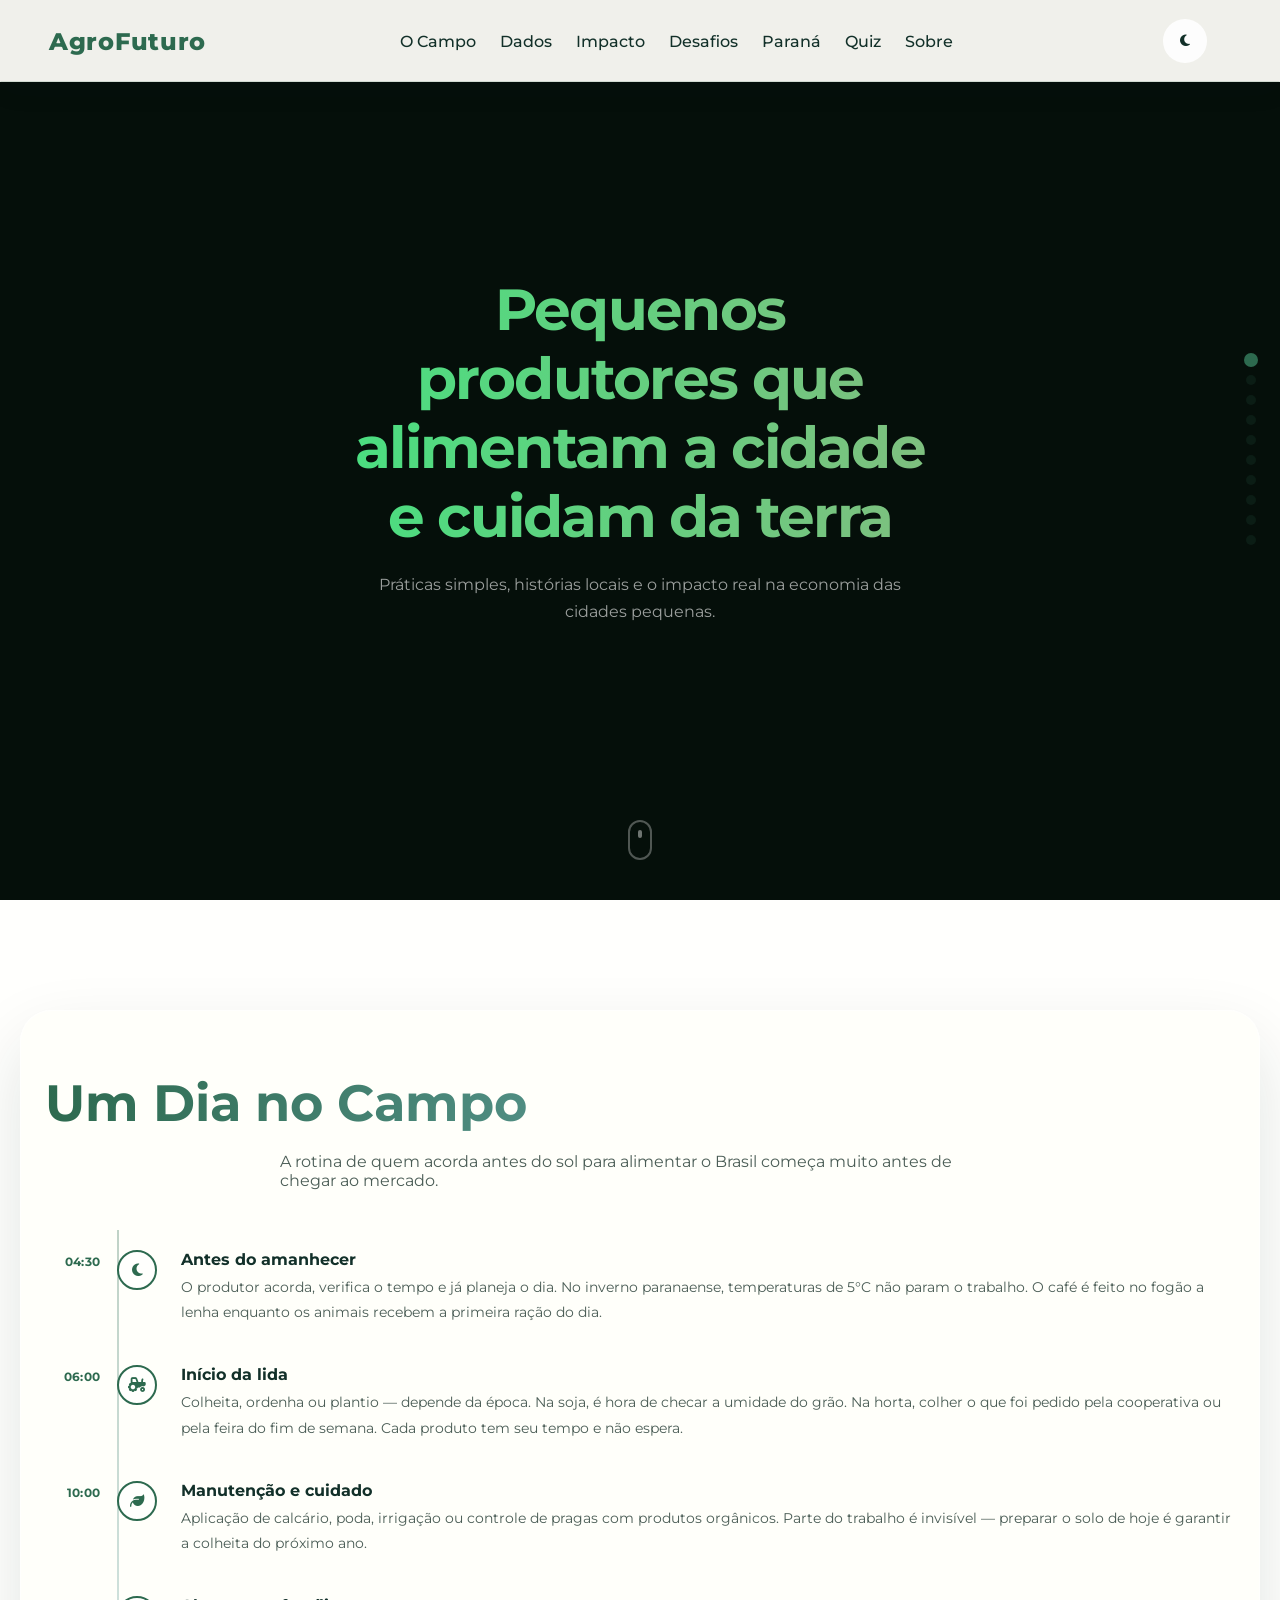
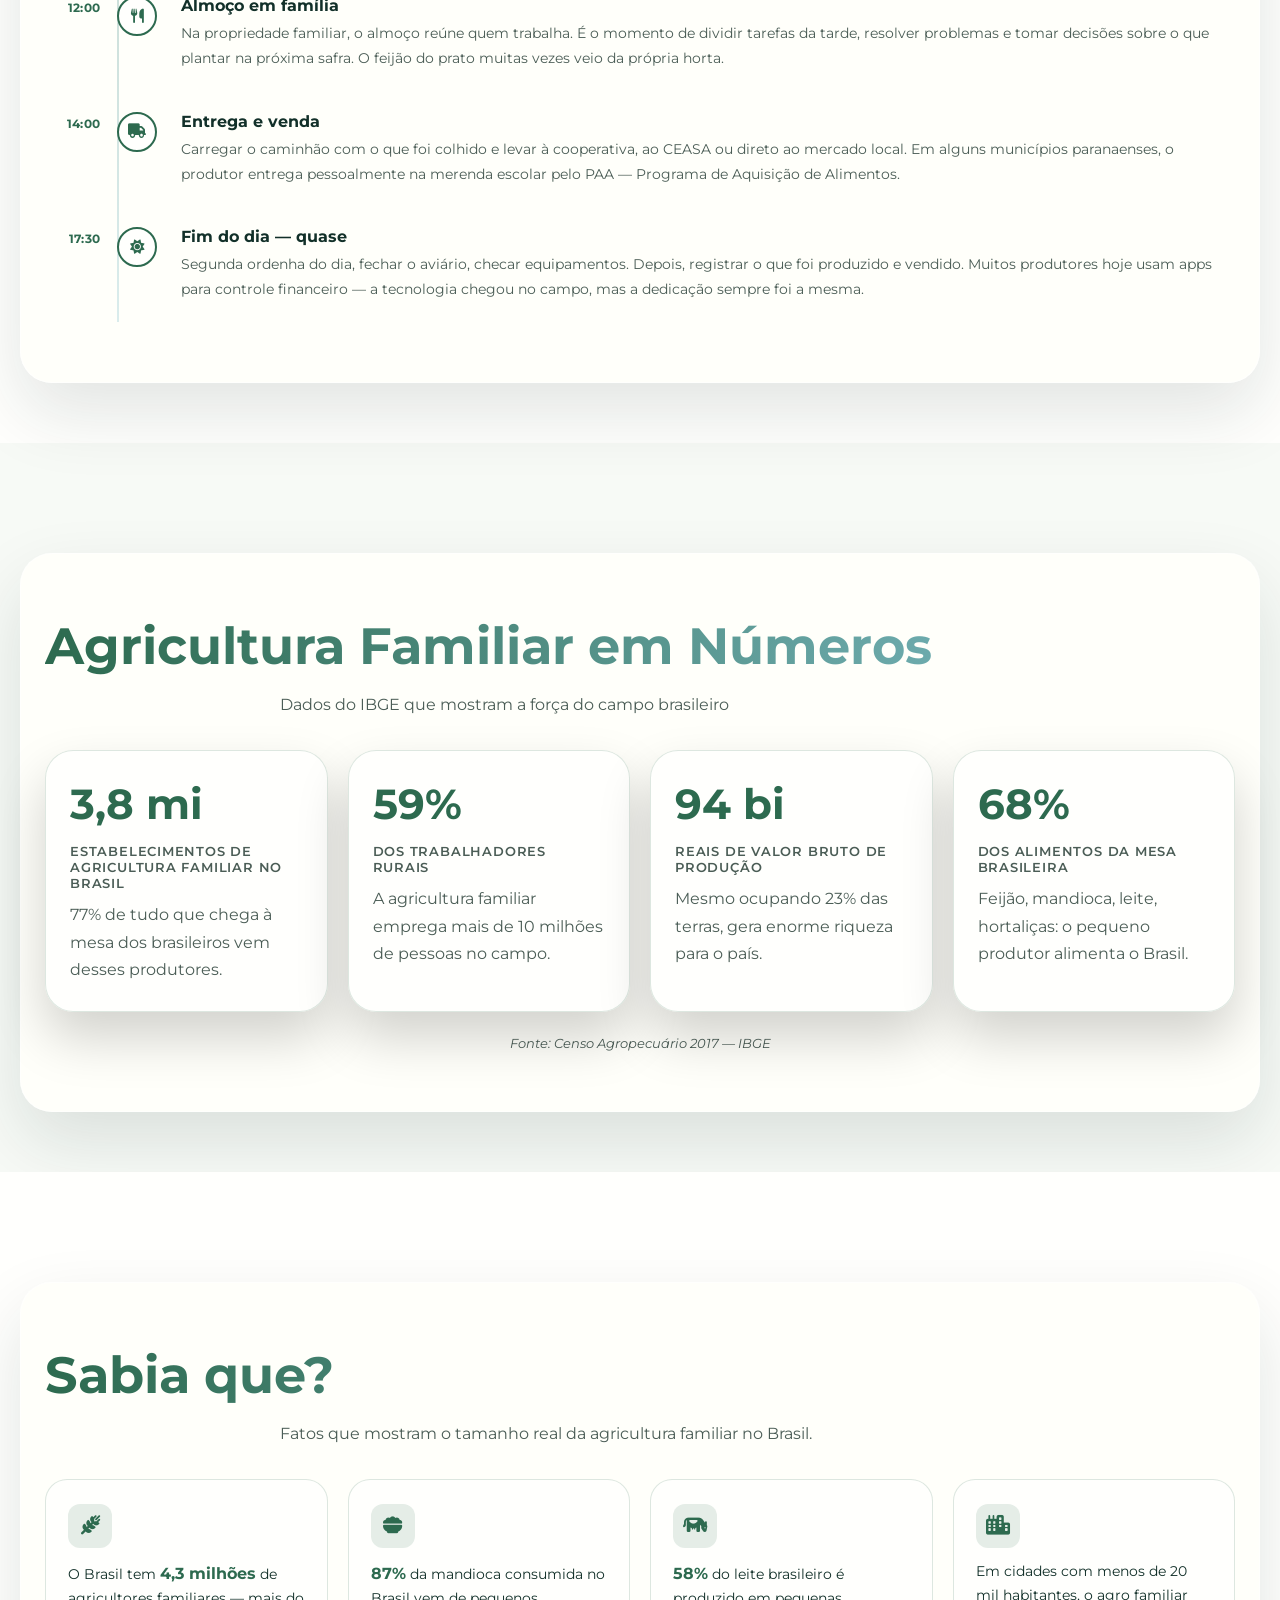
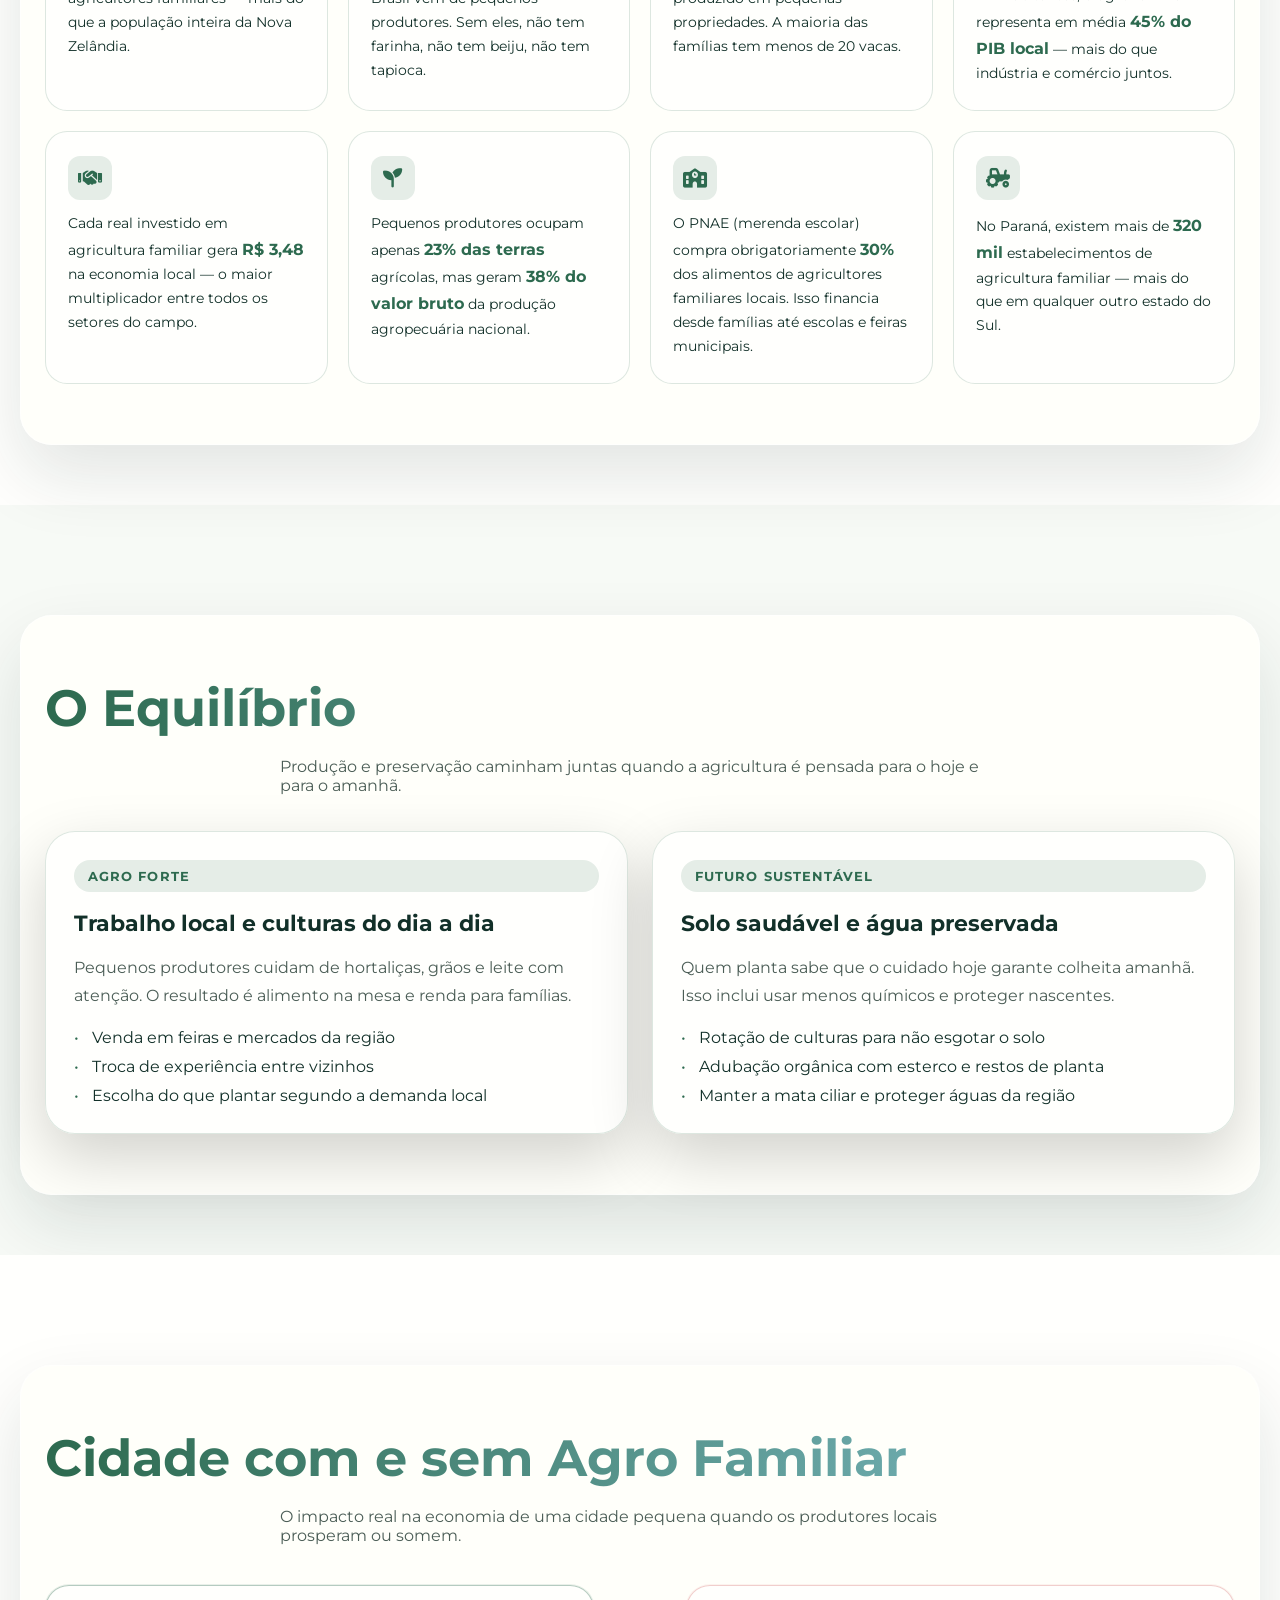
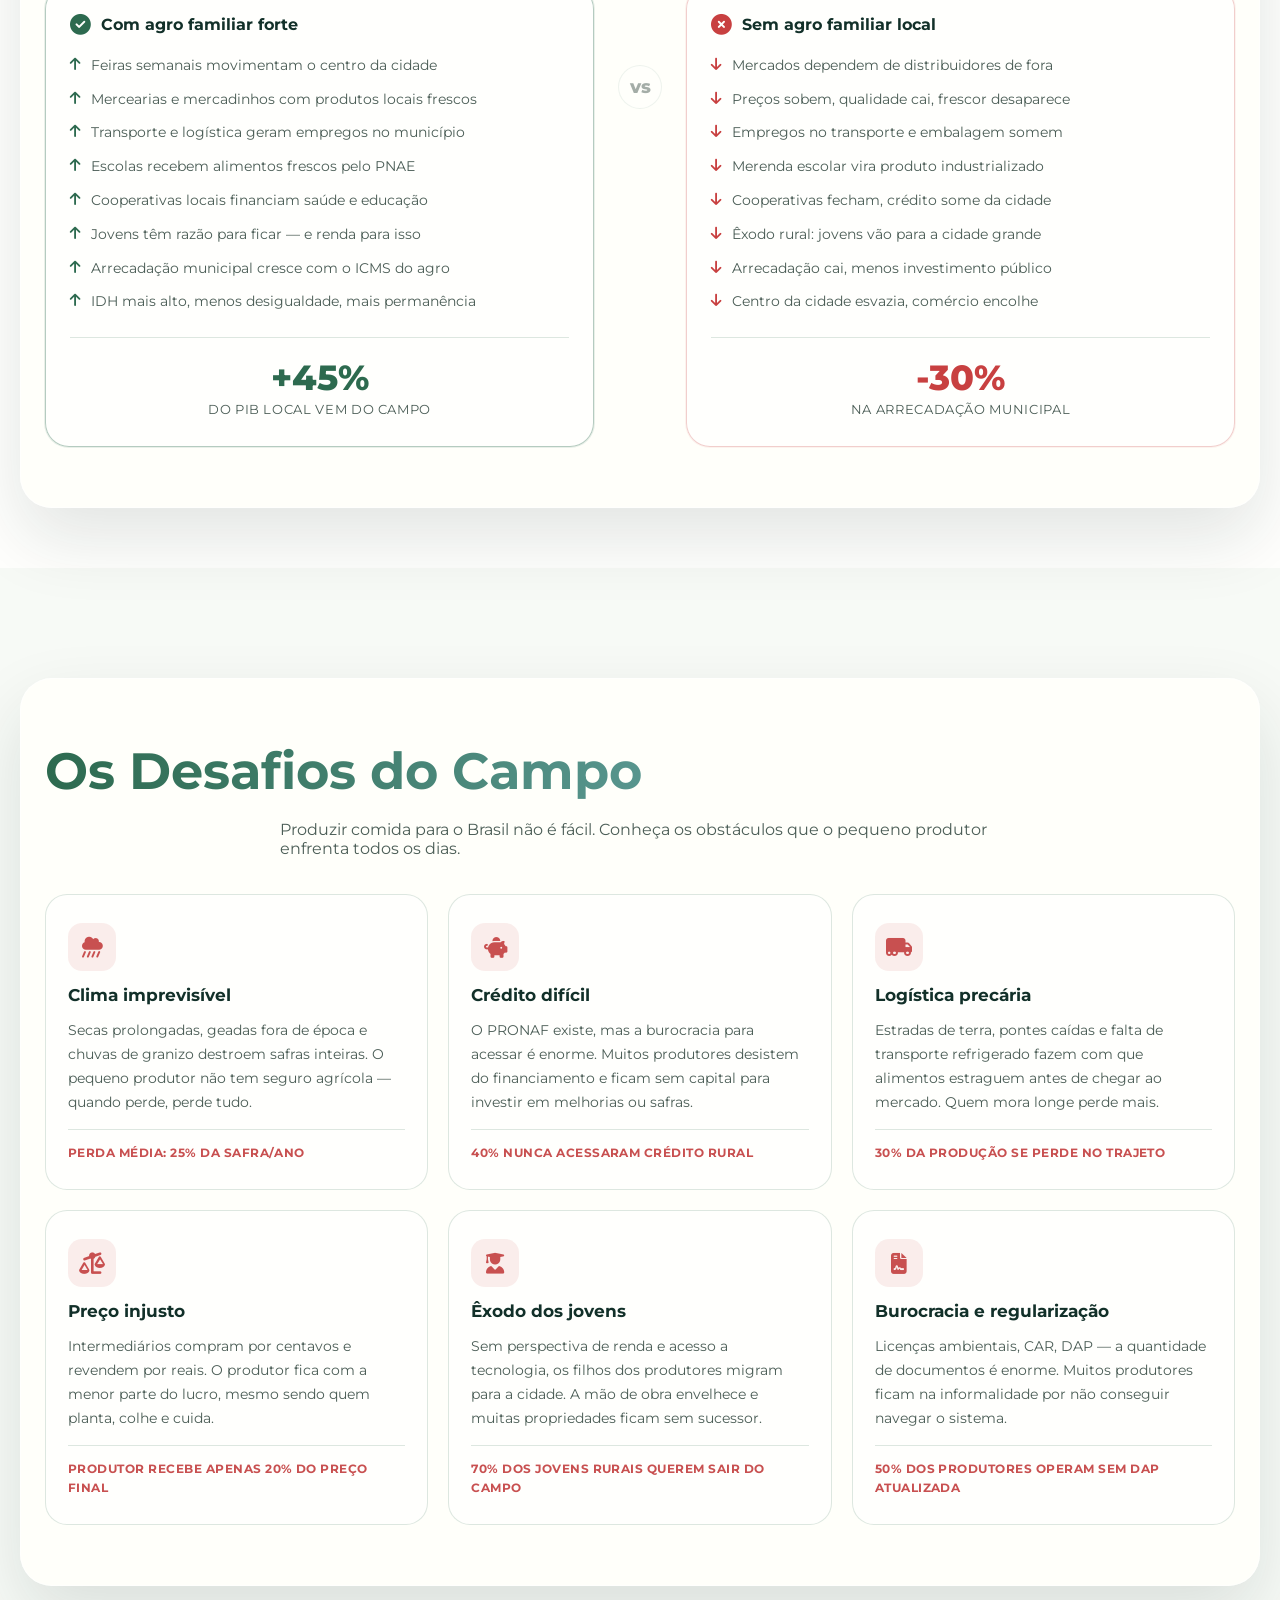
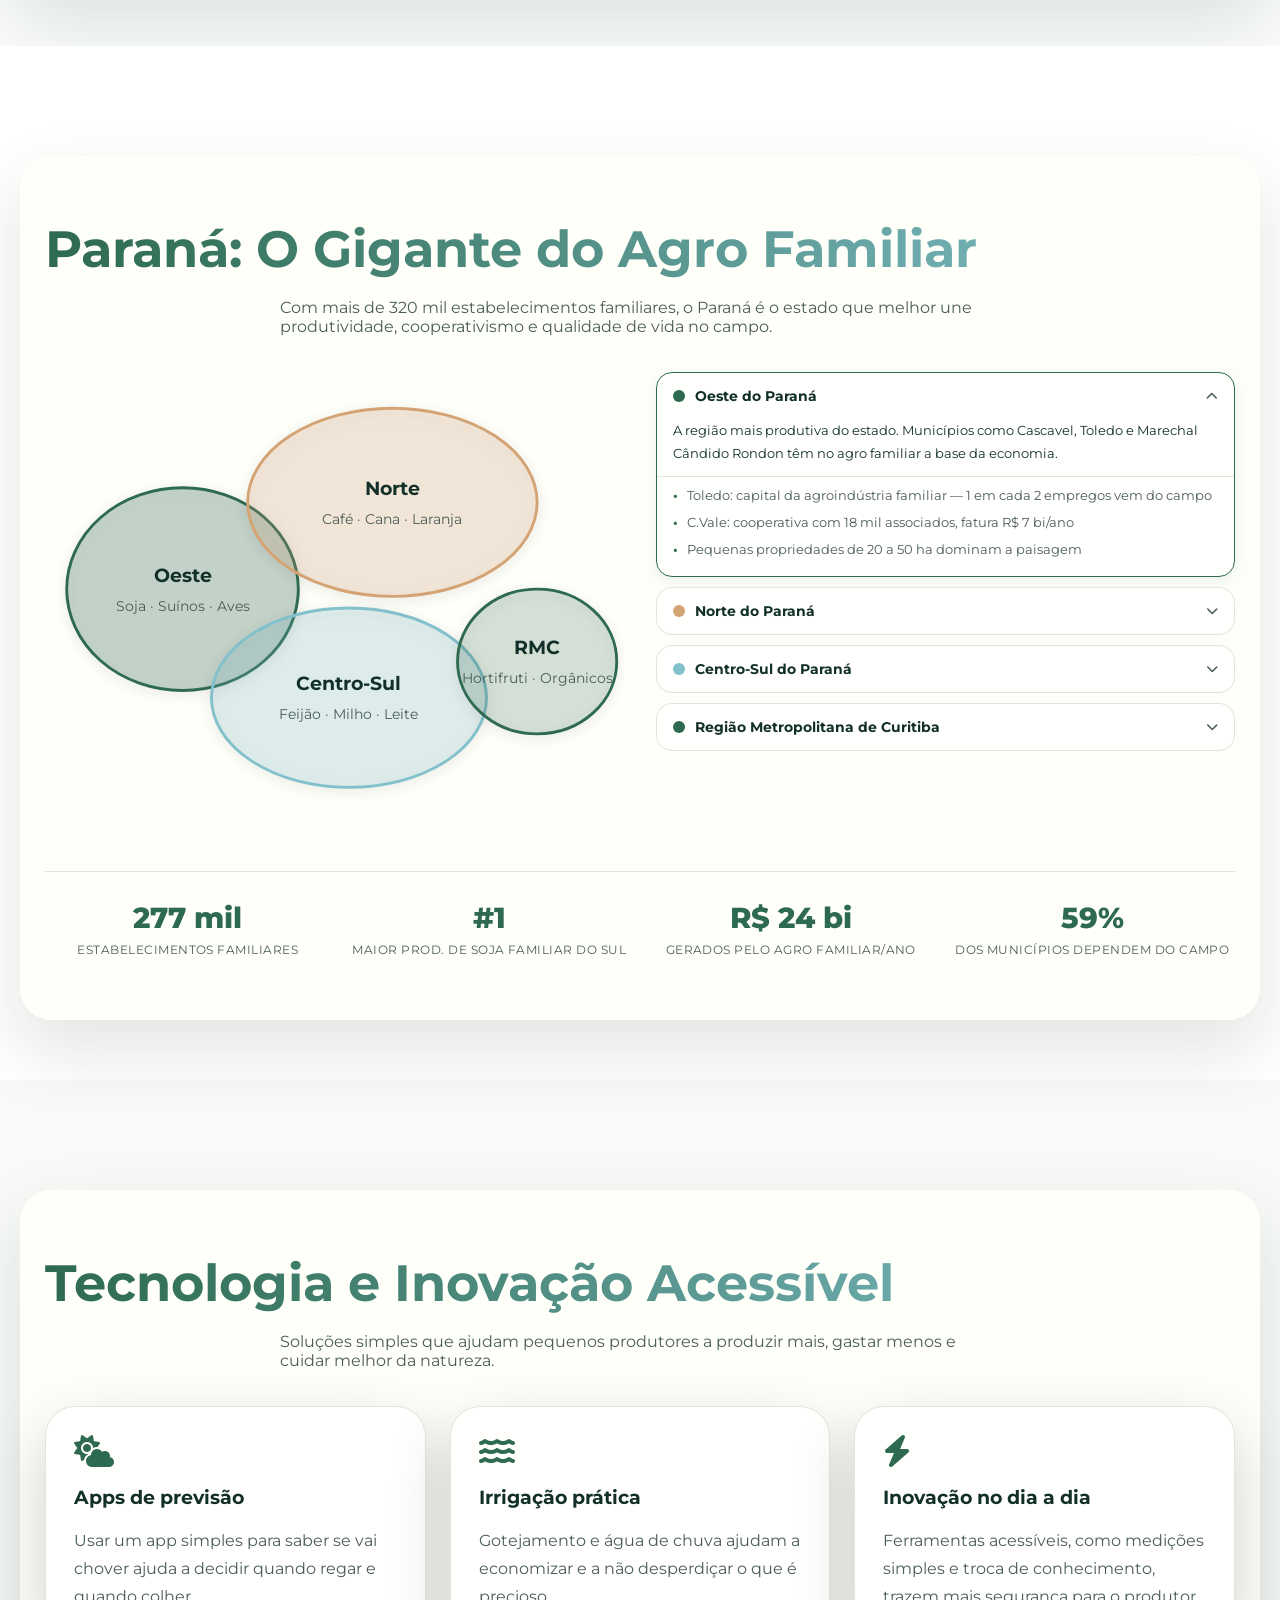
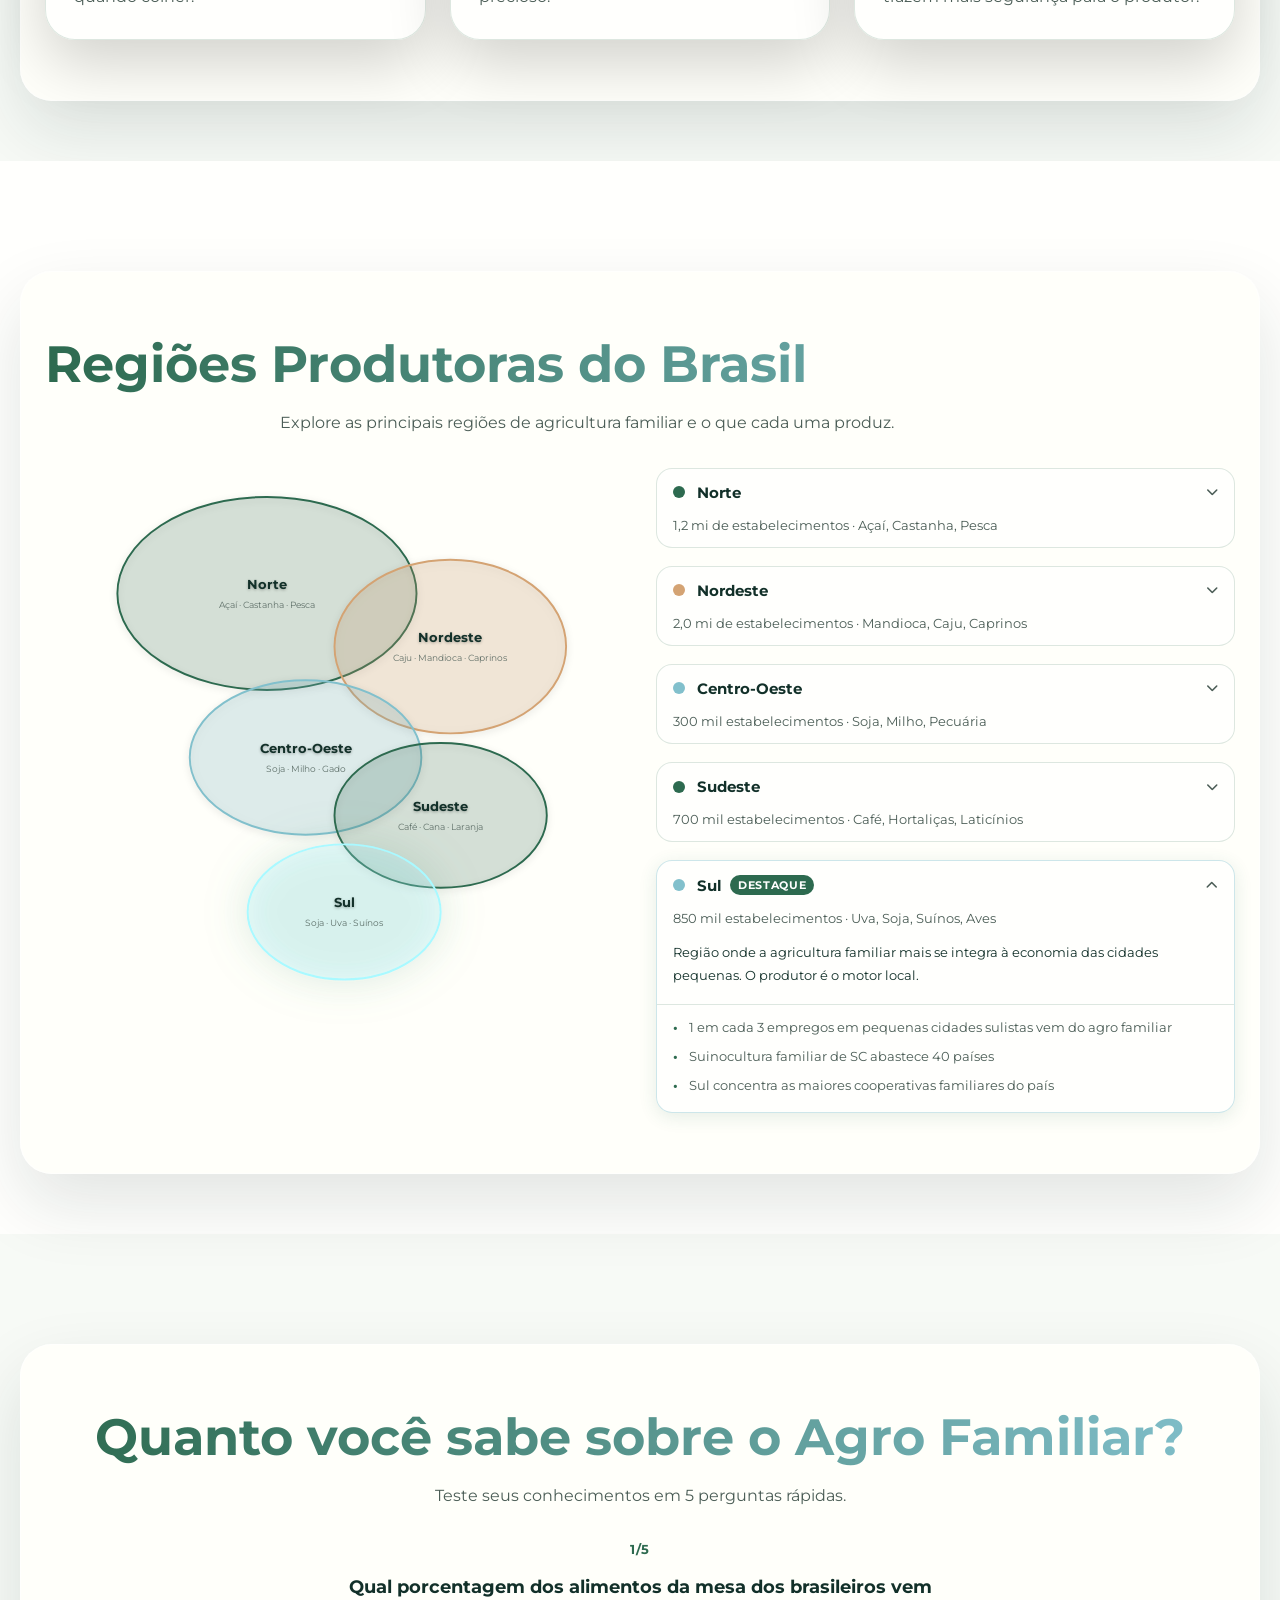
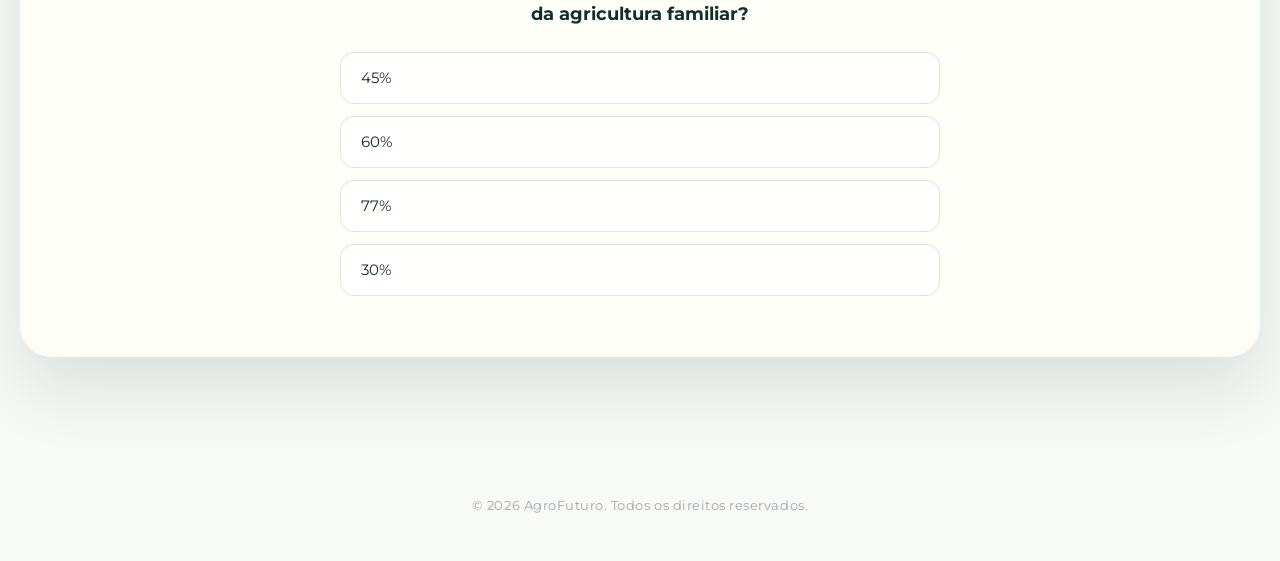
<file: index.html>
﻿<!DOCTYPE html>
<html lang="pt-BR" style="background:#071f14">
<head>
<meta charset="UTF-8">
<meta name="viewport" content="width=device-width, initial-scale=1.0">
<title>AgroFuturo - Home</title>
<link rel="icon" href="favcoon.png">
<link rel="stylesheet" href="style.css">
<link href="https://fonts.googleapis.com/css2?family=Montserrat:wght@400;500;600;700&display=swap" rel="stylesheet">
<link rel="stylesheet" href="https://cdnjs.cloudflare.com/ajax/libs/font-awesome/6.4.0/css/all.min.css">
</head>
<body>

<div id="loading-screen">
  <div class="loading-content">
    <div class="loading-logo">
      <i class="fas fa-seedling"></i>
      <span>AgroFuturo</span>
    </div>
    <div class="loading-bar"><div class="loading-bar-fill"></div></div>
    <p class="loading-text">Carregando...</p>
  </div>
</div>

<div id="progress-bar"></div>
<header id="navbar">
  <div class="logo"><a href="#hero">AgroFuturo</a></div>
  <nav>
    <a href="#dia-no-campo">O Campo</a>
    <a href="#sabia-que">Dados</a>
    <a href="#comparativo">Impacto</a>
    <a href="#desafios">Desafios</a>
    <a href="#parana">Paraná</a>
    <a href="#quiz">Quiz</a>
    <a href="sobre.html">Sobre</a>
  </nav>
  <button id="theme-toggle" class="theme-toggle" aria-label="Mudar tema">
    <i class="fas fa-moon"></i>
  </button>
  <div class="hamburger">
    <div></div>
    <div></div>
    <div></div>
  </div>
</header>

<main>
  <section id="hero">
    <div class="hero-overlay">
      <div class="hero-content">
        <h1 class="hero-glow">Pequenos produtores que alimentam a cidade e cuidam da terra</h1>
        <p>Práticas simples, histórias locais e o impacto real na economia das cidades pequenas.</p>
      </div>
    </div>
    <div class="scroll-invite">
      <div class="scroll-mouse">
        <div class="scroll-wheel"></div>
      </div>
    </div>
  </section>

  <section id="dia-no-campo" class="section section-alt fade-section">
    <div class="section-overlay">
      <h2>Um Dia no Campo</h2>
      <p class="lead">A rotina de quem acorda antes do sol para alimentar o Brasil começa muito antes de chegar ao mercado.</p>
      <div class="timeline-day">
        <div class="timeline-item">
          <div class="timeline-time">04:30</div>
          <div class="timeline-icon"><i class="fas fa-moon"></i></div>
          <div class="timeline-content">
            <h4>Antes do amanhecer</h4>
            <p>O produtor acorda, verifica o tempo e já planeja o dia. No inverno paranaense, temperaturas de 5°C não param o trabalho. O café é feito no fogão a lenha enquanto os animais recebem a primeira ração do dia.</p>
          </div>
        </div>
        <div class="timeline-item">
          <div class="timeline-time">06:00</div>
          <div class="timeline-icon"><i class="fas fa-tractor"></i></div>
          <div class="timeline-content">
            <h4>Início da lida</h4>
            <p>Colheita, ordenha ou plantio — depende da época. Na soja, é hora de checar a umidade do grão. Na horta, colher o que foi pedido pela cooperativa ou pela feira do fim de semana. Cada produto tem seu tempo e não espera.</p>
          </div>
        </div>
        <div class="timeline-item">
          <div class="timeline-time">10:00</div>
          <div class="timeline-icon"><i class="fas fa-leaf"></i></div>
          <div class="timeline-content">
            <h4>Manutenção e cuidado</h4>
            <p>Aplicação de calcário, poda, irrigação ou controle de pragas com produtos orgânicos. Parte do trabalho é invisível — preparar o solo de hoje é garantir a colheita do próximo ano.</p>
          </div>
        </div>
        <div class="timeline-item">
          <div class="timeline-time">12:00</div>
          <div class="timeline-icon"><i class="fas fa-utensils"></i></div>
          <div class="timeline-content">
            <h4>Almoço em família</h4>
            <p>Na propriedade familiar, o almoço reúne quem trabalha. É o momento de dividir tarefas da tarde, resolver problemas e tomar decisões sobre o que plantar na próxima safra. O feijão do prato muitas vezes veio da própria horta.</p>
          </div>
        </div>
        <div class="timeline-item">
          <div class="timeline-time">14:00</div>
          <div class="timeline-icon"><i class="fas fa-truck"></i></div>
          <div class="timeline-content">
            <h4>Entrega e venda</h4>
            <p>Carregar o caminhão com o que foi colhido e levar à cooperativa, ao CEASA ou direto ao mercado local. Em alguns municípios paranaenses, o produtor entrega pessoalmente na merenda escolar pelo PAA — Programa de Aquisição de Alimentos.</p>
          </div>
        </div>
        <div class="timeline-item">
          <div class="timeline-time">17:30</div>
          <div class="timeline-icon"><i class="fas fa-sun"></i></div>
          <div class="timeline-content">
            <h4>Fim do dia — quase</h4>
            <p>Segunda ordenha do dia, fechar o aviário, checar equipamentos. Depois, registrar o que foi produzido e vendido. Muitos produtores hoje usam apps para controle financeiro — a tecnologia chegou no campo, mas a dedicação sempre foi a mesma.</p>
          </div>
        </div>
      </div>
    </div>
  </section>

  <section class="stats-section section fade-section">
    <div class="section-overlay">
      <h2 class="stats-title">Agricultura Familiar em Números</h2>
      <p class="lead" style="margin-bottom:36px">Dados do IBGE que mostram a força do campo brasileiro</p>
      <div class="stats-grid" id="stats-grid">
        <div class="stats-card skeleton-active">
          <div class="sk sk-title"></div>
          <div class="sk sk-line" style="width:80%"></div>
          <div class="sk sk-line" style="width:95%"></div>
          <div class="sk sk-line" style="width:70%"></div>
        </div>
        <div class="stats-card skeleton-active">
          <div class="sk sk-title"></div>
          <div class="sk sk-line" style="width:75%"></div>
          <div class="sk sk-line" style="width:90%"></div>
          <div class="sk sk-line" style="width:65%"></div>
        </div>
        <div class="stats-card skeleton-active">
          <div class="sk sk-title"></div>
          <div class="sk sk-line" style="width:85%"></div>
          <div class="sk sk-line" style="width:95%"></div>
          <div class="sk sk-line" style="width:60%"></div>
        </div>
        <div class="stats-card skeleton-active">
          <div class="sk sk-title"></div>
          <div class="sk sk-line" style="width:80%"></div>
          <div class="sk sk-line" style="width:88%"></div>
          <div class="sk sk-line" style="width:72%"></div>
        </div>
      </div>
      <template id="stats-real">
        <div class="stats-card">
          <strong><span class="counter" data-target="4367902" data-suffix="">0</span></strong>
          <span class="stats-label">estabelecimentos de agricultura familiar no Brasil</span>
          <p>77% de tudo que chega à mesa dos brasileiros vem desses produtores.</p>
        </div>
        <div class="stats-card">
          <strong><span class="counter" data-target="67" data-suffix="%">0%</span></strong>
          <span class="stats-label">dos trabalhadores rurais</span>
          <p>A agricultura familiar emprega mais de 10 milhões de pessoas no campo.</p>
        </div>
        <div class="stats-card">
          <strong><span class="counter" data-target="107" data-suffix=" bi">0 bi</span></strong>
          <span class="stats-label">reais de valor bruto de produção</span>
          <p>Mesmo ocupando 23% das terras, gera enorme riqueza para o país.</p>
        </div>
        <div class="stats-card">
          <strong><span class="counter" data-target="77" data-suffix="%">0%</span></strong>
          <span class="stats-label">dos alimentos da mesa brasileira</span>
          <p>Feijão, mandioca, leite, hortaliças: o pequeno produtor alimenta o Brasil.</p>
        </div>
      </template>
      <p class="stats-source">Fonte: Censo Agropecuário 2017 — IBGE</p>
    </div>
  </section>

  <section id="sabia-que" class="section section-alt fade-section">
    <div class="section-overlay">
      <h2>Sabia que?</h2>
      <p class="lead">Fatos que mostram o tamanho real da agricultura familiar no Brasil.</p>
      <div class="facts-grid">
        <div class="fact-card">
          <span class="fact-icon"><i class="fas fa-wheat-awn"></i></span>
          <p>O Brasil tem <strong>4,3 milhões</strong> de agricultores familiares — mais do que a população inteira da Nova Zelândia.</p>
        </div>
        <div class="fact-card">
          <span class="fact-icon"><i class="fas fa-bowl-food"></i></span>
          <p><strong>87%</strong> da mandioca consumida no Brasil vem de pequenos produtores. Sem eles, não tem farinha, não tem beiju, não tem tapioca.</p>
        </div>
        <div class="fact-card">
          <span class="fact-icon"><i class="fas fa-cow"></i></span>
          <p><strong>58%</strong> do leite brasileiro é produzido em pequenas propriedades. A maioria das famílias tem menos de 20 vacas.</p>
        </div>
        <div class="fact-card">
          <span class="fact-icon"><i class="fas fa-city"></i></span>
          <p>Em cidades com menos de 20 mil habitantes, o agro familiar representa em média <strong>45% do PIB local</strong> — mais do que indústria e comércio juntos.</p>
        </div>
        <div class="fact-card">
          <span class="fact-icon"><i class="fas fa-handshake"></i></span>
          <p>Cada real investido em agricultura familiar gera <strong>R$ 3,48</strong> na economia local — o maior multiplicador entre todos os setores do campo.</p>
        </div>
        <div class="fact-card">
          <span class="fact-icon"><i class="fas fa-seedling"></i></span>
          <p>Pequenos produtores ocupam apenas <strong>23% das terras</strong> agrícolas, mas geram <strong>38% do valor bruto</strong> da produção agropecuária nacional.</p>
        </div>
        <div class="fact-card">
          <span class="fact-icon"><i class="fas fa-school"></i></span>
          <p>O PNAE (merenda escolar) compra obrigatoriamente <strong>30%</strong> dos alimentos de agricultores familiares locais. Isso financia desde famílias até escolas e feiras municipais.</p>
        </div>
        <div class="fact-card">
          <span class="fact-icon"><i class="fas fa-tractor"></i></span>
          <p>No Paraná, existem mais de <strong>320 mil</strong> estabelecimentos de agricultura familiar — mais do que em qualquer outro estado do Sul.</p>
        </div>
      </div>
    </div>
  </section>

  <section id="equilibrio" class="section fade-section">
    <div class="section-overlay">
      <h2>O Equilíbrio</h2>
      <p class="lead">Produção e preservação caminham juntas quando a agricultura é pensada para o hoje e para o amanhã.</p>
      <div class="pillars-grid" id="pillars-grid">
        <div class="pillar-card skeleton-active" style="min-height:280px">
          <div class="sk sk-badge"></div>
          <div class="sk sk-heading"></div>
          <div class="sk sk-line"></div>
          <div class="sk sk-line" style="width:85%"></div>
          <div class="sk sk-line" style="width:70%"></div>
          <div class="sk sk-line" style="width:90%"></div>
        </div>
        <div class="pillar-card skeleton-active" style="min-height:280px">
          <div class="sk sk-badge"></div>
          <div class="sk sk-heading"></div>
          <div class="sk sk-line"></div>
          <div class="sk sk-line" style="width:80%"></div>
          <div class="sk sk-line" style="width:65%"></div>
          <div class="sk sk-line" style="width:88%"></div>
        </div>
      </div>
      <template id="pillars-real">
        <article class="pillar-card">
          <span class="pillar-tag">Agro Forte</span>
          <h3>Trabalho local e culturas do dia a dia</h3>
          <p>Pequenos produtores cuidam de hortaliças, grãos e leite com atenção. O resultado é alimento na mesa e renda para famílias.</p>
          <ul>
            <li>Venda em feiras e mercados da região</li>
            <li>Troca de experiência entre vizinhos</li>
            <li>Escolha do que plantar segundo a demanda local</li>
          </ul>
        </article>
        <article class="pillar-card">
          <span class="pillar-tag">Futuro Sustentável</span>
          <h3>Solo saudável e água preservada</h3>
          <p>Quem planta sabe que o cuidado hoje garante colheita amanhã. Isso inclui usar menos químicos e proteger nascentes.</p>
          <ul>
            <li>Rotação de culturas para não esgotar o solo</li>
            <li>Adubação orgânica com esterco e restos de planta</li>
            <li>Manter a mata ciliar e proteger águas da região</li>
          </ul>
        </article>
      </template>
    </div>
  </section>

  <section id="comparativo" class="section section-alt fade-section">
    <div class="section-overlay">
      <h2>Cidade com e sem Agro Familiar</h2>
      <p class="lead">O impacto real na economia de uma cidade pequena quando os produtores locais prosperam ou somem.</p>
      <div class="compare-wrapper">
        <div class="compare-col compare-col--with">
          <div class="compare-header">
            <i class="fas fa-check-circle"></i>
            <h3>Com agro familiar forte</h3>
          </div>
          <ul class="compare-list">
            <li><i class="fas fa-arrow-up"></i> Feiras semanais movimentam o centro da cidade</li>
            <li><i class="fas fa-arrow-up"></i> Mercearias e mercadinhos com produtos locais frescos</li>
            <li><i class="fas fa-arrow-up"></i> Transporte e logística geram empregos no município</li>
            <li><i class="fas fa-arrow-up"></i> Escolas recebem alimentos frescos pelo PNAE</li>
            <li><i class="fas fa-arrow-up"></i> Cooperativas locais financiam saúde e educação</li>
            <li><i class="fas fa-arrow-up"></i> Jovens têm razão para ficar — e renda para isso</li>
            <li><i class="fas fa-arrow-up"></i> Arrecadação municipal cresce com o ICMS do agro</li>
            <li><i class="fas fa-arrow-up"></i> IDH mais alto, menos desigualdade, mais permanência</li>
          </ul>
          <div class="compare-stat">
            <strong>+45%</strong>
            <span>do PIB local vem do campo</span>
          </div>
        </div>
        <div class="compare-divider">
          <span>vs</span>
        </div>
        <div class="compare-col compare-col--without">
          <div class="compare-header">
            <i class="fas fa-times-circle"></i>
            <h3>Sem agro familiar local</h3>
          </div>
          <ul class="compare-list">
            <li><i class="fas fa-arrow-down"></i> Mercados dependem de distribuidores de fora</li>
            <li><i class="fas fa-arrow-down"></i> Preços sobem, qualidade cai, frescor desaparece</li>
            <li><i class="fas fa-arrow-down"></i> Empregos no transporte e embalagem somem</li>
            <li><i class="fas fa-arrow-down"></i> Merenda escolar vira produto industrializado</li>
            <li><i class="fas fa-arrow-down"></i> Cooperativas fecham, crédito some da cidade</li>
            <li><i class="fas fa-arrow-down"></i> Êxodo rural: jovens vão para a cidade grande</li>
            <li><i class="fas fa-arrow-down"></i> Arrecadação cai, menos investimento público</li>
            <li><i class="fas fa-arrow-down"></i> Centro da cidade esvazia, comércio encolhe</li>
          </ul>
          <div class="compare-stat compare-stat--neg">
            <strong>-30%</strong>
            <span>na arrecadação municipal</span>
          </div>
        </div>
      </div>
    </div>
  </section>


  <section id="desafios" class="section fade-section">
    <div class="section-overlay">
      <h2>Os Desafios do Campo</h2>
      <p class="lead">Produzir comida para o Brasil não é fácil. Conheça os obstáculos que o pequeno produtor enfrenta todos os dias.</p>
      <div class="challenges-grid">
        <div class="challenge-card">
          <div class="challenge-icon"><i class="fas fa-cloud-showers-heavy"></i></div>
          <h3>Clima imprevisível</h3>
          <p>Secas prolongadas, geadas fora de época e chuvas de granizo destroem safras inteiras. O pequeno produtor não tem seguro agrícola — quando perde, perde tudo.</p>
          <div class="challenge-impact">
            <span class="challenge-tag">Perda média: 25% da safra/ano</span>
          </div>
        </div>
        <div class="challenge-card">
          <div class="challenge-icon"><i class="fas fa-piggy-bank"></i></div>
          <h3>Crédito difícil</h3>
          <p>O PRONAF existe, mas a burocracia para acessar é enorme. Muitos produtores desistem do financiamento e ficam sem capital para investir em melhorias ou safras.</p>
          <div class="challenge-impact">
            <span class="challenge-tag">40% nunca acessaram crédito rural</span>
          </div>
        </div>
        <div class="challenge-card">
          <div class="challenge-icon"><i class="fas fa-truck-moving"></i></div>
          <h3>Logística precária</h3>
          <p>Estradas de terra, pontes caídas e falta de transporte refrigerado fazem com que alimentos estraguem antes de chegar ao mercado. Quem mora longe perde mais.</p>
          <div class="challenge-impact">
            <span class="challenge-tag">30% da produção se perde no trajeto</span>
          </div>
        </div>
        <div class="challenge-card">
          <div class="challenge-icon"><i class="fas fa-scale-unbalanced"></i></div>
          <h3>Preço injusto</h3>
          <p>Intermediários compram por centavos e revendem por reais. O produtor fica com a menor parte do lucro, mesmo sendo quem planta, colhe e cuida.</p>
          <div class="challenge-impact">
            <span class="challenge-tag">Produtor recebe apenas 20% do preço final</span>
          </div>
        </div>
        <div class="challenge-card">
          <div class="challenge-icon"><i class="fas fa-user-graduate"></i></div>
          <h3>Êxodo dos jovens</h3>
          <p>Sem perspectiva de renda e acesso a tecnologia, os filhos dos produtores migram para a cidade. A mão de obra envelhece e muitas propriedades ficam sem sucessor.</p>
          <div class="challenge-impact">
            <span class="challenge-tag">70% dos jovens rurais querem sair do campo</span>
          </div>
        </div>
        <div class="challenge-card">
          <div class="challenge-icon"><i class="fas fa-file-contract"></i></div>
          <h3>Burocracia e regularização</h3>
          <p>Licenças ambientais, CAR, DAP — a quantidade de documentos é enorme. Muitos produtores ficam na informalidade por não conseguir navegar o sistema.</p>
          <div class="challenge-impact">
            <span class="challenge-tag">50% dos produtores operam sem DAP atualizada</span>
          </div>
        </div>
      </div>
    </div>
  </section>

  <section id="parana" class="section section-alt fade-section">
    <div class="section-overlay">
      <h2>Paraná: O Gigante do Agro Familiar</h2>
      <p class="lead">Com mais de 320 mil estabelecimentos familiares, o Paraná é o estado que melhor une produtividade, cooperativismo e qualidade de vida no campo.</p>
      <div class="pr-grid">
        <div class="pr-map-area">
          <svg viewBox="0 0 400 320" class="pr-svg">
            <ellipse cx="95" cy="150" rx="80" ry="70" class="pr-region" data-region="pr-oeste"
              fill="rgba(45,106,79,0.25)" stroke="var(--primary-color)" stroke-width="2"/>
            <text x="95" y="145" text-anchor="middle" class="pr-label">Oeste</text>
            <text x="95" y="165" text-anchor="middle" class="pr-sub">Soja · Suínos · Aves</text>
            <ellipse cx="240" cy="90" rx="100" ry="65" class="pr-region" data-region="pr-norte"
              fill="rgba(212,163,115,0.22)" stroke="var(--accent-color)" stroke-width="2"/>
            <text x="240" y="85" text-anchor="middle" class="pr-label">Norte</text>
            <text x="240" y="105" text-anchor="middle" class="pr-sub">Café · Cana · Laranja</text>
            <ellipse cx="210" cy="225" rx="95" ry="62" class="pr-region" data-region="pr-centrosul"
              fill="rgba(130,192,204,0.22)" stroke="var(--secondary-color)" stroke-width="2"/>
            <text x="210" y="220" text-anchor="middle" class="pr-label">Centro-Sul</text>
            <text x="210" y="240" text-anchor="middle" class="pr-sub">Feijão · Milho · Leite</text>
            <ellipse cx="340" cy="200" rx="55" ry="50" class="pr-region" data-region="pr-metro"
              fill="rgba(45,106,79,0.18)" stroke="var(--primary-color)" stroke-width="2"/>
            <text x="340" y="195" text-anchor="middle" class="pr-label">RMC</text>
            <text x="340" y="215" text-anchor="middle" class="pr-sub">Hortifruti · Orgânicos</text>
          </svg>
        </div>
        <div class="pr-details">
          <div class="pr-accordion-item open" data-pr="pr-oeste">
            <div class="pr-accordion-header">
              <span class="legend-dot" style="background:var(--primary-color)"></span>
              <strong>Oeste do Paraná</strong>
              <i class="fas fa-chevron-down legend-arrow"></i>
            </div>
            <div class="pr-accordion-body">
              <p>A região mais produtiva do estado. Municípios como Cascavel, Toledo e Marechal Cândido Rondon têm no agro familiar a base da economia.</p>
              <ul>
                <li>Toledo: capital da agroindústria familiar — 1 em cada 2 empregos vem do campo</li>
                <li>C.Vale: cooperativa com 18 mil associados, fatura R$ 7 bi/ano</li>
                <li>Pequenas propriedades de 20 a 50 ha dominam a paisagem</li>
              </ul>
            </div>
          </div>
          <div class="pr-accordion-item" data-pr="pr-norte">
            <div class="pr-accordion-header">
              <span class="legend-dot" style="background:var(--accent-color)"></span>
              <strong>Norte do Paraná</strong>
              <i class="fas fa-chevron-down legend-arrow"></i>
            </div>
            <div class="pr-accordion-body">
              <p>Berço do café paranaense. Londrina e Maringá são os polos, mas são os pequenos municípios que guardam a tradição cafeeira.</p>
              <ul>
                <li>Paraná é o 4º maior produtor de café do Brasil</li>
                <li>Cana-de-açúcar familiar abastece usinas de pequeno porte</li>
                <li>IDR-Paraná apoia pesquisa adaptada ao pequeno produtor</li>
              </ul>
            </div>
          </div>
          <div class="pr-accordion-item" data-pr="pr-centrosul">
            <div class="pr-accordion-header">
              <span class="legend-dot" style="background:var(--secondary-color)"></span>
              <strong>Centro-Sul do Paraná</strong>
              <i class="fas fa-chevron-down legend-arrow"></i>
            </div>
            <div class="pr-accordion-body">
              <p>Guarapuava, Pato Branco e Francisco Beltrão são referências em produção leiteira familiar. O feijão da região é exportado para o mundo.</p>
              <ul>
                <li>Francisco Beltrão: economia 70% sustentada pelo agro familiar</li>
                <li>Bacia leiteira do Sudoeste entre as mais produtivas do Brasil</li>
                <li>Erva-mate nativa cultivada por famílias há mais de 100 anos</li>
              </ul>
            </div>
          </div>
          <div class="pr-accordion-item" data-pr="pr-metro">
            <div class="pr-accordion-header">
              <span class="legend-dot" style="background:var(--primary-color)"></span>
              <strong>Região Metropolitana de Curitiba</strong>
              <i class="fas fa-chevron-down legend-arrow"></i>
            </div>
            <div class="pr-accordion-body">
              <p>O cinturão verde que alimenta Curitiba. Colombo, Contenda e Araucária abastecem a capital com verduras e orgânicos frescos diariamente.</p>
              <ul>
                <li>Feiras do produtor em Curitiba movimentam R$ 200 mi/ano</li>
                <li>Certificação orgânica cresce 25% ao ano na RMC</li>
                <li>Colombo: maior produtor de alho do Sul</li>
              </ul>
            </div>
          </div>
        </div>
      </div>
      <div class="pr-stats-bar">
        <div class="pr-stat"><strong>320 mil</strong><span>estabelecimentos familiares</span></div>
        <div class="pr-stat"><strong>#1</strong><span>maior prod. de soja familiar do Sul</span></div>
        <div class="pr-stat"><strong>R$ 28 bi</strong><span>gerados pelo agro familiar/ano</span></div>
        <div class="pr-stat"><strong>68%</strong><span>dos municípios dependem do campo</span></div>
      </div>
    </div>
  </section>

  <section id="tecnologia" class="section fade-section">
    <div class="section-overlay">
      <h2>Tecnologia e Inovação Acessível</h2>
      <p class="lead">Soluções simples que ajudam pequenos produtores a produzir mais, gastar menos e cuidar melhor da natureza.</p>
      <div class="tech-grid" id="tech-grid">
        <div class="feature-card skeleton-active" style="min-height:200px">
          <div class="sk sk-icon"></div>
          <div class="sk sk-heading"></div>
          <div class="sk sk-line"></div>
          <div class="sk sk-line" style="width:80%"></div>
        </div>
        <div class="feature-card skeleton-active" style="min-height:200px">
          <div class="sk sk-icon"></div>
          <div class="sk sk-heading"></div>
          <div class="sk sk-line"></div>
          <div class="sk sk-line" style="width:75%"></div>
        </div>
        <div class="feature-card skeleton-active" style="min-height:200px">
          <div class="sk sk-icon"></div>
          <div class="sk sk-heading"></div>
          <div class="sk sk-line"></div>
          <div class="sk sk-line" style="width:85%"></div>
        </div>
      </div>
      <template id="tech-real">
        <article class="feature-card">
          <i class="fas fa-cloud-sun fa-2x"></i>
          <h3>Apps de previsão</h3>
          <p>Usar um app simples para saber se vai chover ajuda a decidir quando regar e quando colher.</p>
        </article>
        <article class="feature-card">
          <i class="fas fa-water fa-2x"></i>
          <h3>Irrigação prática</h3>
          <p>Gotejamento e água de chuva ajudam a economizar e a não desperdiçar o que é precioso.</p>
        </article>
        <article class="feature-card">
          <i class="fas fa-bolt fa-2x"></i>
          <h3>Inovação no dia a dia</h3>
          <p>Ferramentas acessíveis, como medições simples e troca de conhecimento, trazem mais segurança para o produtor.</p>
        </article>
      </template>
    </div>
  </section>

  <section id="mapa" class="section section-alt fade-section">
    <div class="section-overlay">
      <h2>Regiões Produtoras do Brasil</h2>
      <p class="lead">Explore as principais regiões de agricultura familiar e o que cada uma produz.</p>
      <div class="map-wrapper">
        <div class="map-container">
          <svg id="brazil-map" viewBox="0 0 600 580" xmlns="http://www.w3.org/2000/svg">
            <ellipse cx="230" cy="130" rx="155" ry="100" class="map-region" data-region="norte"
              fill="rgba(45,106,79,0.18)" stroke="var(--primary-color)" stroke-width="2"/>
            <text x="230" y="125" text-anchor="middle" class="map-region-label">Norte</text>
            <text x="230" y="145" text-anchor="middle" class="map-region-sub">Açaí · Castanha · Pesca</text>
            <ellipse cx="420" cy="185" rx="120" ry="90" class="map-region" data-region="nordeste"
              fill="rgba(212,163,115,0.22)" stroke="var(--accent-color)" stroke-width="2"/>
            <text x="420" y="180" text-anchor="middle" class="map-region-label">Nordeste</text>
            <text x="420" y="200" text-anchor="middle" class="map-region-sub">Caju · Mandioca · Caprinos</text>
            <ellipse cx="270" cy="300" rx="120" ry="80" class="map-region" data-region="centroeste"
              fill="rgba(130,192,204,0.22)" stroke="var(--secondary-color)" stroke-width="2"/>
            <text x="270" y="295" text-anchor="middle" class="map-region-label">Centro-Oeste</text>
            <text x="270" y="315" text-anchor="middle" class="map-region-sub">Soja · Milho · Gado</text>
            <ellipse cx="410" cy="360" rx="110" ry="75" class="map-region" data-region="sudeste"
              fill="rgba(45,106,79,0.18)" stroke="var(--primary-color)" stroke-width="2"/>
            <text x="410" y="355" text-anchor="middle" class="map-region-label">Sudeste</text>
            <text x="410" y="375" text-anchor="middle" class="map-region-sub">Café · Cana · Laranja</text>
            <ellipse cx="310" cy="460" rx="100" ry="70" class="map-region" data-region="sul"
              fill="rgba(130,192,204,0.22)" stroke="var(--secondary-color)" stroke-width="2"/>
            <text x="310" y="455" text-anchor="middle" class="map-region-label">Sul</text>
            <text x="310" y="475" text-anchor="middle" class="map-region-sub">Soja · Uva · Suínos</text>
          </svg>
          <div id="map-tooltip" class="map-tooltip"></div>
        </div>
        <div class="map-legend">
          <div class="map-legend-item" data-region="norte">
            <div class="map-legend-header">
              <span class="legend-dot" style="background:var(--primary-color)"></span>
              <strong>Norte</strong>
              <i class="fas fa-chevron-down legend-arrow"></i>
            </div>
            <p class="legend-summary">1,2 mi de estabelecimentos · Açaí, Castanha, Pesca</p>
            <div class="legend-detail">
              <p>O pequeno produtor é o eixo da economia local. Feiras movimentam o comércio e sustentam redes de transporte e venda.</p>
              <ul>
                <li>Feiras semanais respondem por até 60% do abastecimento alimentar local</li>
                <li>Cada família produtora gera em média 3 empregos indiretos</li>
              </ul>
            </div>
          </div>
          <div class="map-legend-item" data-region="nordeste">
            <div class="map-legend-header">
              <span class="legend-dot" style="background:var(--accent-color)"></span>
              <strong>Nordeste</strong>
              <i class="fas fa-chevron-down legend-arrow"></i>
            </div>
            <p class="legend-summary">2,0 mi de estabelecimentos · Mandioca, Caju, Caprinos</p>
            <div class="legend-detail">
              <p>Maior concentração de agricultores familiares do país. O agro familiar responde por mais da metade do PIB local.</p>
              <ul>
                <li>70% dos municípios têm o agro familiar como principal atividade</li>
                <li>Feiras livres movimentam R$ 4 bi/ano em trocas locais</li>
              </ul>
            </div>
          </div>
          <div class="map-legend-item" data-region="centroeste">
            <div class="map-legend-header">
              <span class="legend-dot" style="background:var(--secondary-color)"></span>
              <strong>Centro-Oeste</strong>
              <i class="fas fa-chevron-down legend-arrow"></i>
            </div>
            <p class="legend-summary">300 mil estabelecimentos · Soja, Milho, Pecuária</p>
            <div class="legend-detail">
              <p>Pequenos produtores abastecem mercados municipais com hortaliças, leite e frango caipira ao lado do agronegócio.</p>
              <ul>
                <li>40% dos mercados municipais goianos abastecidos por pequenos produtores</li>
                <li>Programas de compra pública fortalecem a economia local</li>
              </ul>
            </div>
          </div>
          <div class="map-legend-item" data-region="sudeste">
            <div class="map-legend-header">
              <span class="legend-dot" style="background:var(--primary-color)"></span>
              <strong>Sudeste</strong>
              <i class="fas fa-chevron-down legend-arrow"></i>
            </div>
            <p class="legend-summary">700 mil estabelecimentos · Café, Hortaliças, Laticínios</p>
            <div class="legend-detail">
              <p>Em MG e SP, cidades de 10 a 50 mil hab. têm no café e hortaliças familiares sua principal fonte de arrecadação.</p>
              <ul>
                <li>Café familiar mineiro: 30% da produção nacional</li>
                <li>Até 40% do emprego ligado ao agro familiar em cidades médias</li>
              </ul>
            </div>
          </div>
          <div class="map-legend-item active" data-region="sul">
            <div class="map-legend-header">
              <span class="legend-dot" style="background:var(--secondary-color)"></span>
              <strong>Sul <span class="legend-badge">Destaque</span></strong>
              <i class="fas fa-chevron-down legend-arrow"></i>
            </div>
            <p class="legend-summary">850 mil estabelecimentos · Uva, Soja, Suínos, Aves</p>
            <div class="legend-detail">
              <p>Região onde a agricultura familiar mais se integra à economia das cidades pequenas. O produtor é o motor local.</p>
              <ul>
                <li>1 em cada 3 empregos em pequenas cidades sulistas vem do agro familiar</li>
                <li>Suinocultura familiar de SC abastece 40 países</li>
                <li>Sul concentra as maiores cooperativas familiares do país</li>
              </ul>
            </div>
          </div>
        </div>
      </div>
    </div>
  </section>

  <section id="quiz" class="section fade-section">
    <div class="section-overlay" style="text-align:center">
      <h2>Quanto você sabe sobre o Agro Familiar?</h2>
      <p class="lead">Teste seus conhecimentos em 5 perguntas rápidas.</p>
      <div id="quiz-container">
        <div id="quiz-question" class="quiz-question-wrapper">
          <div class="quiz-progress">
            <span id="quiz-step">1</span>/5
          </div>
          <h3 id="quiz-q-text"></h3>
          <div id="quiz-options" class="quiz-options"></div>
        </div>
        <div id="quiz-result" class="quiz-result" style="display:none">
          <div class="quiz-score-circle">
            <span id="quiz-score">0</span>/5
          </div>
          <h3 id="quiz-result-title"></h3>
          <p id="quiz-result-desc"></p>
          <button id="quiz-restart" class="btn">Tentar novamente</button>
        </div>
      </div>
    </div>
  </section>

</main>

<footer>
  <p>&copy; 2026 AgroFuturo. Todos os direitos reservados.</p>
</footer>

<button id="back-to-top"><i class="fas fa-arrow-up"></i></button>

<div class="scroll-indicator" id="scroll-indicator"></div>

<script src="script.js"></script>
</body>
</html>
</file>
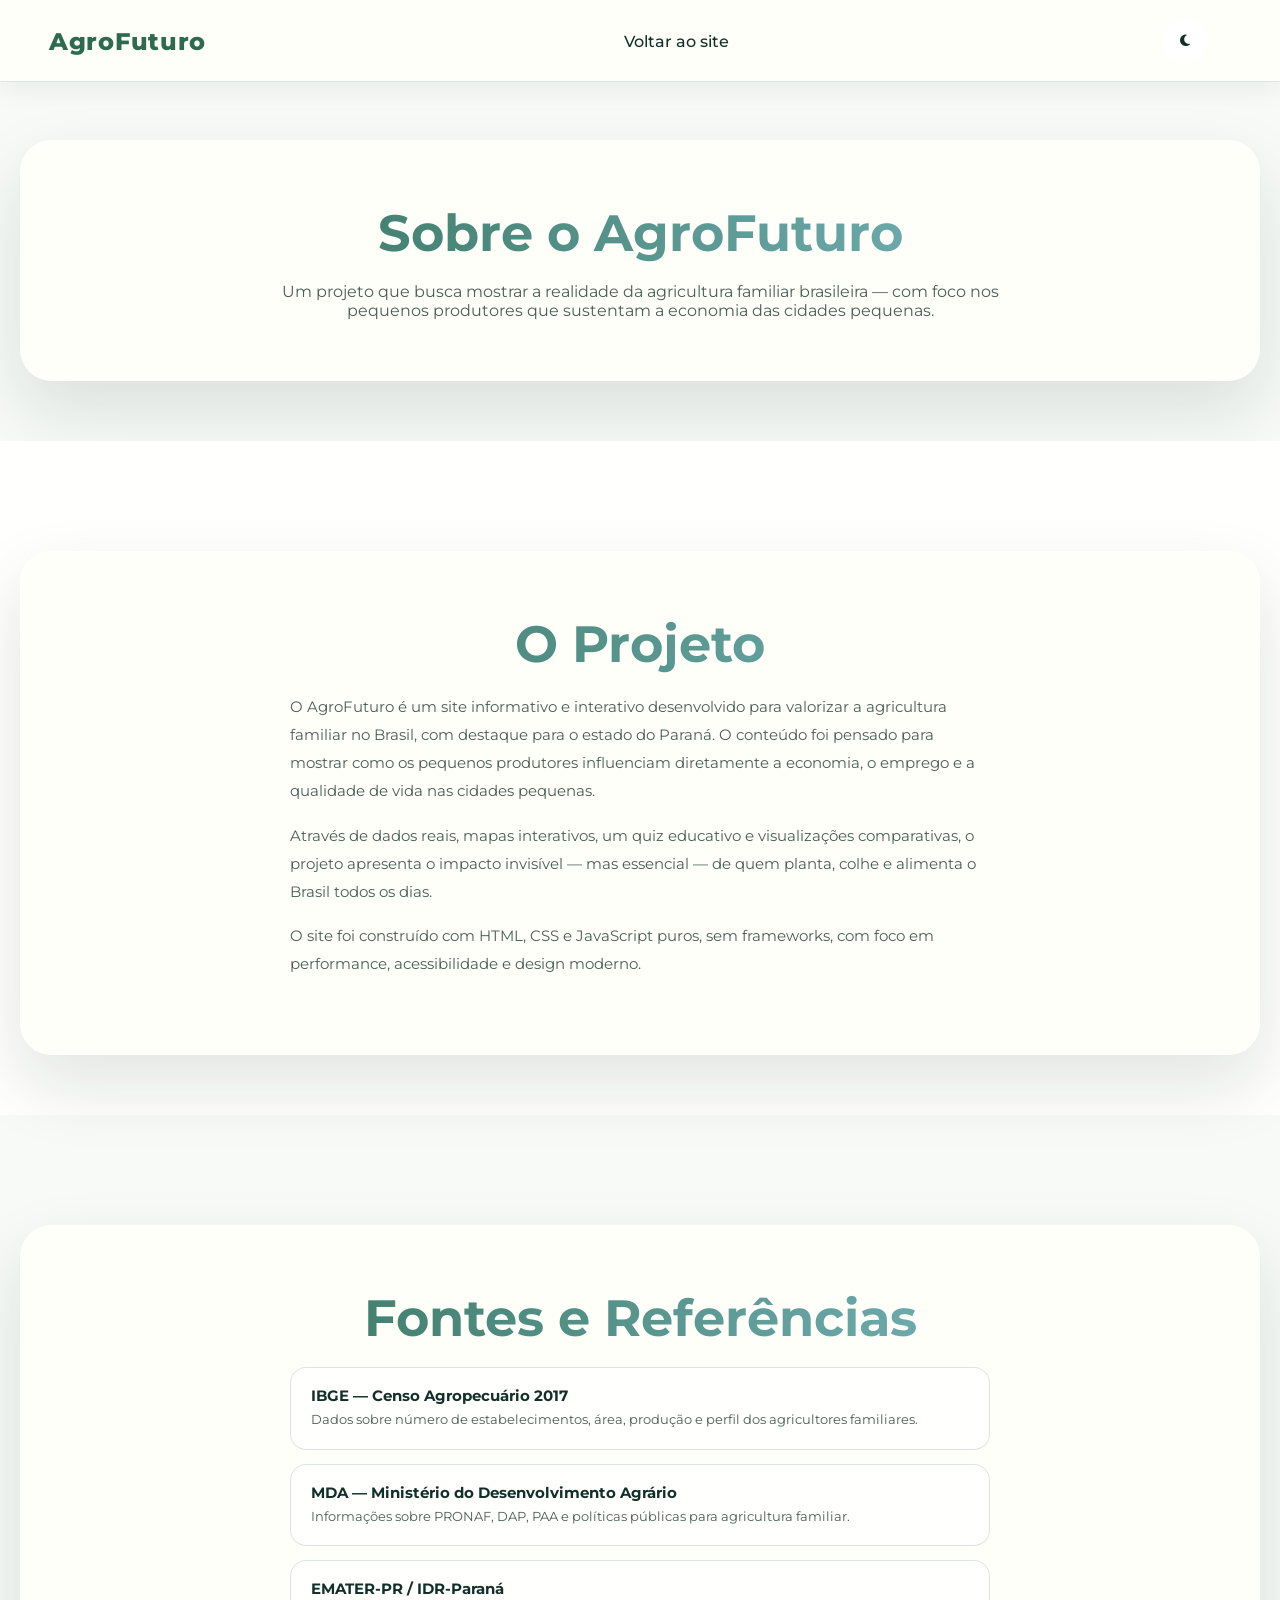
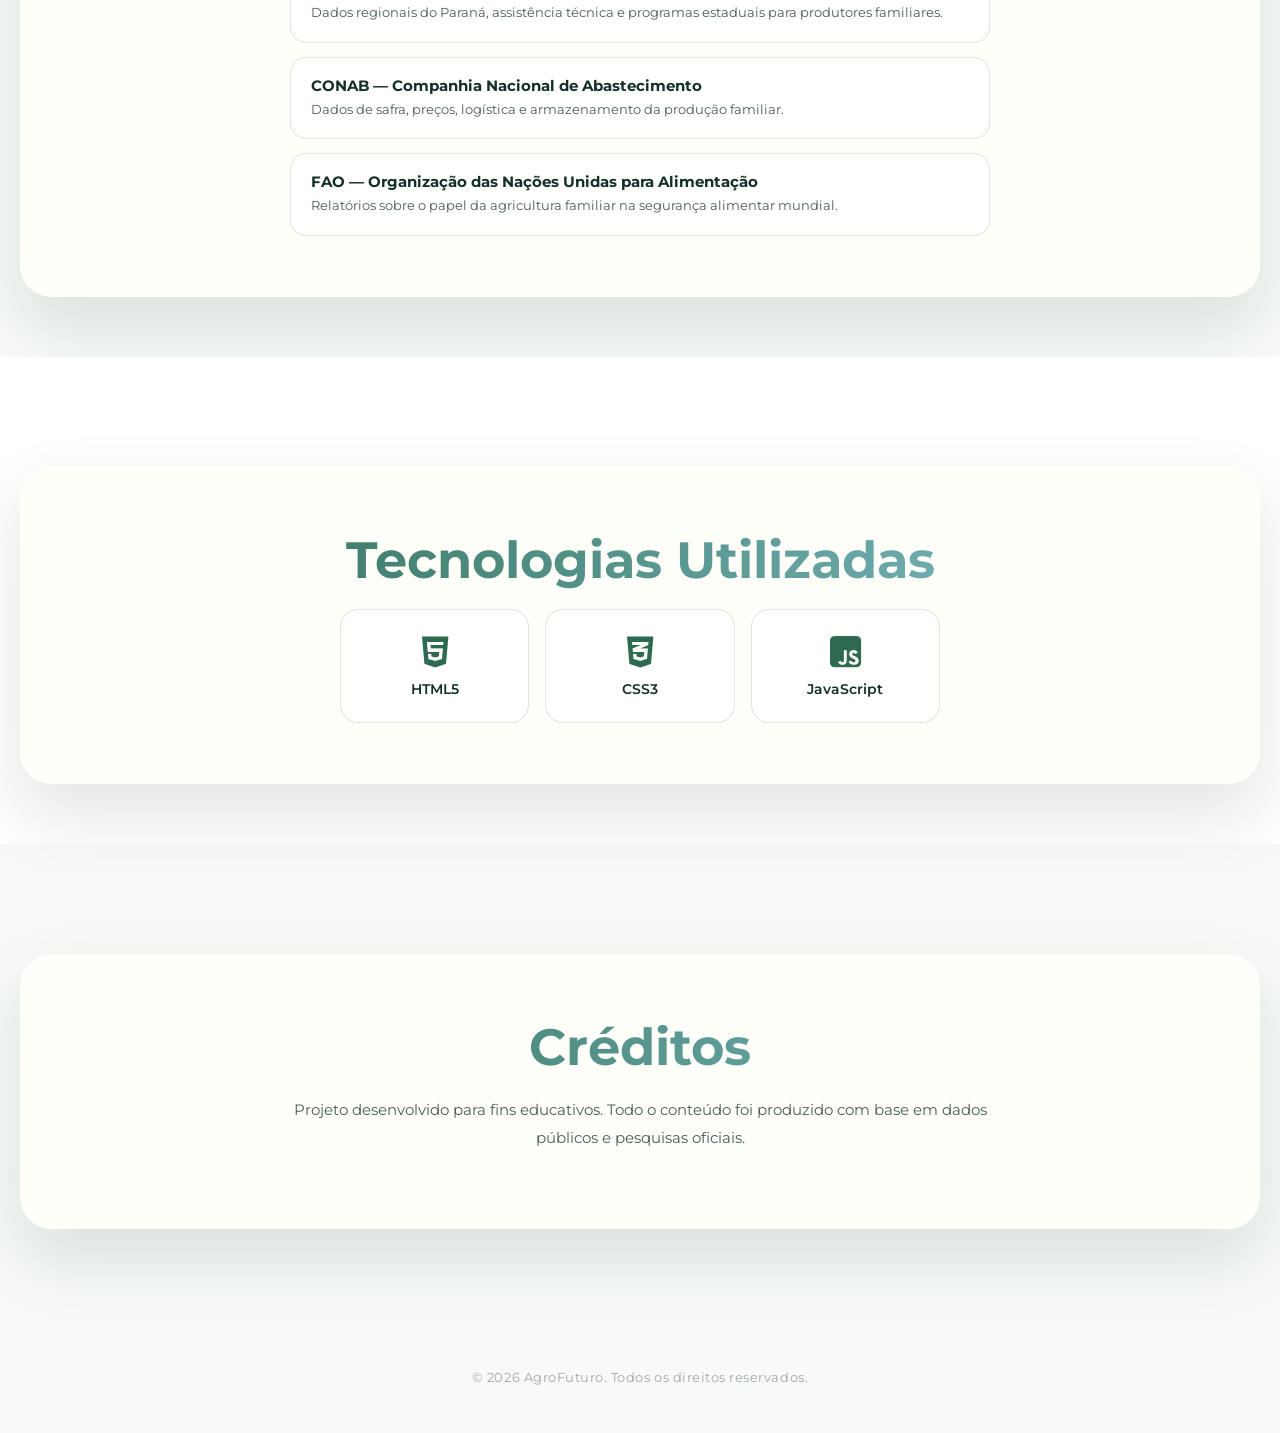
<file: sobre.html>
﻿<!DOCTYPE html>
<html lang="pt-BR" style="background:#071f14">
<head>
<meta charset="UTF-8">
<meta name="viewport" content="width=device-width, initial-scale=1.0">
<title>AgroFuturo - Sobre</title>
<link rel="icon" href="favcoon.png">
<link rel="stylesheet" href="style.css">
<link href="https://fonts.googleapis.com/css2?family=Montserrat:wght@400;500;600;700&display=swap" rel="stylesheet">
<link rel="stylesheet" href="https://cdnjs.cloudflare.com/ajax/libs/font-awesome/6.4.0/css/all.min.css">
<style>
  .sobre-section { text-align: center; }
  .sobre-content { max-width: 700px; margin: 0 auto; text-align: left; }
  .sobre-content p { color: var(--muted-color); line-height: 1.85; margin-bottom: 16px; font-size: 0.95rem; }
  .sobre-list { list-style: none; padding: 0; margin: 0; display: flex; flex-direction: column; gap: 14px; }
  .sobre-list li { padding: 18px 20px; border: 1px solid var(--border-color); border-radius: 16px; background: var(--surface-strong); text-align: left; }
  .sobre-list li strong { display: block; color: var(--text-color); font-size: 0.95rem; margin-bottom: 4px; }
  .sobre-list li p { font-size: 0.84rem; color: var(--muted-color); margin: 0; line-height: 1.6; }
  .tech-badges { display: grid; grid-template-columns: repeat(auto-fit, minmax(140px, 1fr)); gap: 16px; max-width: 600px; margin: 0 auto; }
  .tech-badge { padding: 24px 16px; border: 1px solid var(--border-color); border-radius: 18px; background: var(--surface-strong); text-align: center; }
  .tech-badge i { font-size: 2.2rem; color: var(--primary-color); margin-bottom: 10px; display: block; }
  .tech-badge span { font-size: 0.85rem; font-weight: 600; color: var(--text-color); }
  .credit-line { font-size: 0.85rem; color: var(--muted-color); margin-bottom: 8px; }
</style>
</head>
<body class="loaded">

<script>
(function() {
  var theme = localStorage.getItem('theme-mode') || 'light';
  document.body.classList.add(theme + '-theme');
})();
</script>

<div id="progress-bar"></div>
<header id="navbar">
  <div class="logo"><a href="index.html">AgroFuturo</a></div>
  <nav>
    <a href="index.html">Voltar ao site</a>
  </nav>
  <button id="theme-toggle" class="theme-toggle" aria-label="Mudar tema">
    <i class="fas fa-moon"></i>
  </button>
  <div class="hamburger">
    <div></div>
    <div></div>
    <div></div>
  </div>
</header>

<main>
  <section class="section sobre-section" style="padding-top:140px">
    <div class="section-overlay">
      <h2>Sobre o AgroFuturo</h2>
      <p class="lead">Um projeto que busca mostrar a realidade da agricultura familiar brasileira — com foco nos pequenos produtores que sustentam a economia das cidades pequenas.</p>
    </div>
  </section>

  <section class="section section-alt sobre-section">
    <div class="section-overlay">
      <h2>O Projeto</h2>
      <div class="sobre-content">
        <p>O AgroFuturo é um site informativo e interativo desenvolvido para valorizar a agricultura familiar no Brasil, com destaque para o estado do Paraná. O conteúdo foi pensado para mostrar como os pequenos produtores influenciam diretamente a economia, o emprego e a qualidade de vida nas cidades pequenas.</p>
        <p>Através de dados reais, mapas interativos, um quiz educativo e visualizações comparativas, o projeto apresenta o impacto invisível — mas essencial — de quem planta, colhe e alimenta o Brasil todos os dias.</p>
        <p>O site foi construído com HTML, CSS e JavaScript puros, sem frameworks, com foco em performance, acessibilidade e design moderno.</p>
      </div>
    </div>
  </section>

  <section class="section sobre-section">
    <div class="section-overlay">
      <h2>Fontes e Referências</h2>
      <div class="sobre-content">
        <ul class="sobre-list">
          <li>
            <strong>IBGE — Censo Agropecuário 2017</strong>
            <p>Dados sobre número de estabelecimentos, área, produção e perfil dos agricultores familiares.</p>
          </li>
          <li>
            <strong>MDA — Ministério do Desenvolvimento Agrário</strong>
            <p>Informações sobre PRONAF, DAP, PAA e políticas públicas para agricultura familiar.</p>
          </li>
          <li>
            <strong>EMATER-PR / IDR-Paraná</strong>
            <p>Dados regionais do Paraná, assistência técnica e programas estaduais para produtores familiares.</p>
          </li>
          <li>
            <strong>CONAB — Companhia Nacional de Abastecimento</strong>
            <p>Dados de safra, preços, logística e armazenamento da produção familiar.</p>
          </li>
          <li>
            <strong>FAO — Organização das Nações Unidas para Alimentação</strong>
            <p>Relatórios sobre o papel da agricultura familiar na segurança alimentar mundial.</p>
          </li>
        </ul>
      </div>
    </div>
  </section>

  <section class="section section-alt sobre-section">
    <div class="section-overlay">
      <h2>Tecnologias Utilizadas</h2>
      <div class="tech-badges">
        <div class="tech-badge">
          <i class="fab fa-html5"></i>
          <span>HTML5</span>
        </div>
        <div class="tech-badge">
          <i class="fab fa-css3-alt"></i>
          <span>CSS3</span>
        </div>
        <div class="tech-badge">
          <i class="fab fa-js-square"></i>
          <span>JavaScript</span>
        </div>
      </div>
    </div>
  </section>

  <section class="section sobre-section">
    <div class="section-overlay">
      <h2>Créditos</h2>
      <div class="sobre-content" style="text-align:center">
        <p>Projeto desenvolvido para fins educativos. Todo o conteúdo foi produzido com base em dados públicos e pesquisas oficiais.</p>
      </div>
    </div>
  </section>
</main>

<footer>
  <p>&copy; 2026 AgroFuturo. Todos os direitos reservados.</p>
</footer>

<script src="script.js"></script>
</body>
</html>
</file>
<file: style.css>
﻿.skeleton-active {
  pointer-events: none;
  display: flex !important;
  flex-direction: column;
  gap: 12px;
  overflow: hidden;
}
.sk {
  border-radius: 8px;
  background: linear-gradient(90deg, #e0e0e0 25%, #f0f0f0 50%, #e0e0e0 75%);
  background-size: 200% 100%;
  animation: sk-shimmer 1.4s ease-in-out infinite;
}
body.dark-theme .sk {
  background: linear-gradient(90deg, #1a2e24 25%, #243d31 50%, #1a2e24 75%);
  background-size: 200% 100%;
}
@keyframes sk-shimmer {
  0%   { background-position: 200% 0; }
  100% { background-position: -200% 0; }
}
.sk-title  { height: 38px; width: 55%; border-radius: 10px; }
.sk-heading { height: 26px; width: 70%; border-radius: 8px; }
.sk-line   { height: 14px; width: 100%; border-radius: 6px; }
.sk-badge  { height: 28px; width: 110px; border-radius: 999px; }
.sk-icon   { height: 42px; width: 42px; border-radius: 10px; }

.skeleton-reveal-enter {
  animation: sk-reveal 0.5s ease forwards;
}
@keyframes sk-reveal {
  from { opacity: 0; transform: translateY(10px); }
  to   { opacity: 1; transform: translateY(0); }
}

#loading-screen {
  position: fixed;
  inset: 0;
  background: #071f14;
  z-index: 9999;
  display: flex;
  align-items: center;
  justify-content: center;
  transition: opacity 0.6s ease, visibility 0.6s ease;
}
#loading-screen.hidden {
  opacity: 0;
  visibility: hidden;
  pointer-events: none;
}
.loading-content {
  text-align: center;
  display: flex;
  flex-direction: column;
  align-items: center;
  gap: 24px;
}
.loading-logo {
  display: flex;
  align-items: center;
  gap: 14px;
  color: #fff;
}
.loading-logo i {
  font-size: 3rem;
  color: #7fbf7f;
  animation: pulse-leaf 1.4s ease-in-out infinite;
}
.loading-logo span {
  font-size: 2rem;
  font-weight: 800;
  letter-spacing: 0.04em;
  font-family: 'Montserrat', sans-serif;
}
@keyframes pulse-leaf {
  0%, 100% { transform: scale(1); opacity: 1; }
  50% { transform: scale(1.18); opacity: 0.8; }
}
.loading-bar {
  width: 220px;
  height: 5px;
  background: rgba(255,255,255,0.12);
  border-radius: 999px;
  overflow: hidden;
}
.loading-bar-fill {
  height: 100%;
  width: 0%;
  background: linear-gradient(90deg, #2d6a4f, #82c0cc);
  border-radius: 999px;
  transition: width 0.1s linear;
}
.loading-text {
  color: rgba(255,255,255,0.5);
  font-size: 0.9rem;
  font-family: 'Montserrat', sans-serif;
  letter-spacing: 0.06em;
}

.stats-title {
  font-size: clamp(1.8rem, 3vw, 2.6rem);
  margin-bottom: 8px;
  background: linear-gradient(90deg, var(--primary-color), var(--secondary-color));
  background-clip: text;
  -webkit-background-clip: text;
  color: transparent;
}
.stats-label {
  display: block;
  font-size: 0.82rem;
  color: var(--muted-color);
  text-transform: uppercase;
  letter-spacing: 0.06em;
  margin-bottom: 10px;
  font-weight: 600;
}
.stats-source {
  margin-top: 24px;
  font-size: 0.8rem;
  color: var(--muted-color);
  text-align: center;
  font-style: italic;
}

.map-wrapper {
  display: grid;
  grid-template-columns: 1fr 1fr;
  gap: 32px;
  margin-top: 36px;
  align-items: start;
}
.map-container {
  position: relative;
}
#brazil-map {
  width: 100%;
  height: auto;
}
.map-region {
  cursor: pointer;
  transition: filter 0.3s ease, opacity 0.3s ease, transform 0.3s ease;
  filter: drop-shadow(0 2px 4px rgba(0,0,0,0.15));
}
.map-region:hover {
  filter: drop-shadow(0 0 14px rgba(45,106,79,0.5)) brightness(1.2);
  transform-origin: center;
}
.map-region.active {
  filter: drop-shadow(0 0 20px rgba(45,106,79,0.6)) brightness(1.3);
}
.map-region-label {
  font-family: 'Montserrat', sans-serif;
  font-weight: 700;
  font-size: 13px;
  fill: var(--text-color);
  pointer-events: none;
  text-shadow: 0 1px 3px rgba(0,0,0,0.3);
}
.map-region-sub {
  font-family: 'Montserrat', sans-serif;
  font-size: 9px;
  fill: var(--muted-color);
  pointer-events: none;
  opacity: 0.85;
}
.map-tooltip {
  position: absolute;
  background: var(--surface-strong);
  border: 1px solid var(--border-color);
  border-radius: 12px;
  padding: 10px 14px;
  font-size: 0.85rem;
  font-family: 'Montserrat', sans-serif;
  color: var(--text-color);
  pointer-events: none;
  opacity: 0;
  transition: opacity 0.2s ease;
  box-shadow: 0 8px 24px rgba(0,0,0,0.14);
  white-space: nowrap;
  z-index: 10;
}
.map-tooltip.show { opacity: 1; }
.map-legend {
  display: flex;
  flex-direction: column;
  gap: 18px;
}
.map-legend-item {
  border-radius: 16px;
  border: 1px solid var(--border-color);
  background: var(--surface-strong);
  cursor: pointer;
  transition: border-color var(--transition), box-shadow var(--transition);
  overflow: hidden;
}
.map-legend-item:hover,
.map-legend-item.active {
  border-color: var(--primary-color);
  box-shadow: 0 4px 18px rgba(45,106,79,0.12);
}
.map-legend-header {
  display: flex;
  align-items: center;
  gap: 12px;
  padding: 14px 16px;
}
.map-legend-header strong {
  flex: 1;
  font-size: 0.95rem;
  color: var(--text-color);
  display: flex;
  align-items: center;
  gap: 8px;
}
.legend-badge {
  font-size: 0.7rem;
  font-weight: 700;
  padding: 3px 8px;
  border-radius: 999px;
  background: var(--primary-color);
  color: #fff;
  text-transform: uppercase;
  letter-spacing: 0.06em;
}
.legend-dot {
  width: 12px;
  height: 12px;
  border-radius: 50%;
  flex-shrink: 0;
}
.legend-arrow {
  font-size: 0.75rem;
  color: var(--muted-color);
  transition: transform 0.3s ease;
  flex-shrink: 0;
}
.map-legend-item.open .legend-arrow {
  transform: rotate(180deg);
}
.legend-summary {
  font-size: 0.8rem;
  color: var(--muted-color);
  line-height: 1.5;
  padding: 0 16px 12px;
  margin: 0;
}
.legend-detail {
  max-height: 0;
  overflow: hidden;
  transition: max-height 0.45s cubic-bezier(0.4, 0, 0.2, 1);
}
.map-legend-item.open .legend-detail {
  max-height: 600px;
}
.legend-detail p {
  font-size: 0.84rem;
  color: var(--text-color);
  line-height: 1.75;
  padding: 0 16px 12px;
  margin: 0;
}
.legend-detail ul {
  list-style: none;
  padding: 0 16px 16px;
  margin: 0;
  display: flex;
  flex-direction: column;
  gap: 8px;
  border-top: 1px solid var(--border-color);
  padding-top: 12px;
  margin-top: 4px;
}
.legend-detail li {
  position: relative;
  padding-left: 16px;
  font-size: 0.82rem;
  color: var(--muted-color);
  line-height: 1.6;
}
.legend-detail li::before {
  content: '•';
  position: absolute;
  left: 0;
  color: var(--primary-color);
  font-weight: 700;
}
.map-legend-item[data-region="sul"] {
  border-color: rgba(130,192,204,0.4);
}
@media (max-width: 780px) {
  .map-wrapper { grid-template-columns: 1fr; }
}

* {
  margin: 0;
  padding: 0;
  box-sizing: border-box;
  scroll-behavior: smooth;
}
:root {
  --primary-color: #2d6a4f;
  --secondary-color: #82c0cc;
  --accent-color: #d4a373;
  --text-color: #123029;
  --muted-color: #4b5d56;
  --bg-color: #f7faf6;
  --surface: rgba(255,255,250,0.94);
  --surface-strong: rgba(255,255,253,0.98);
  --border-color: rgba(45,106,79,0.16);
  --shadow: 0 30px 70px rgba(15,39,44,0.12);
  --radius: 28px;
  --transition: 0.32s ease;
}
html {
  font-family: 'Montserrat', sans-serif;
  font-size: 16px;
  color: var(--text-color);
  background: #071f14;
}
body {
  min-height: 100vh;
  background-color: var(--bg-color);
  position: relative;
  overflow-x: hidden;
}
body.light-theme {
  --primary-color: #2d6a4f;
  --secondary-color: #82c0cc;
  --accent-color: #d4a373;
  --text-color: #123029;
  --muted-color: #4b5d56;
  --bg-color: #f7faf6;
  --surface: rgba(255,255,250,0.94);
  --surface-strong: rgba(255,255,253,0.98);
  --border-color: rgba(45,106,79,0.16);
}
body.dark-theme {
  --primary-color: #7fbf7f;
  --secondary-color: #6cc3d5;
  --accent-color: #d4a373;
  --text-color: #e7f1ee;
  --muted-color: #cbd7d1;
  --bg-color: #071811;
  --surface: rgba(12, 28, 24, 0.92);
  --surface-strong: rgba(15, 38, 31, 0.98);
  --border-color: rgba(127,191,127,0.18);
}
body::before {
  content: '';
  position: fixed;
  inset: 0;
  background: radial-gradient(circle at top left, rgba(45,106,79,0.14), transparent 28%),
              radial-gradient(circle at bottom right, rgba(130,192,204,0.12), transparent 30%);
  pointer-events: none;
  z-index: -1;
}
body {
  min-height: 100vh;
  background-color: var(--bg-color);
  position: relative;
  overflow-x: hidden;
  opacity: 0;
  visibility: hidden;
  transition: opacity 0.8s ease, visibility 0.8s ease;
}
body.loaded {
  opacity: 1;
  visibility: visible;
}
.skeleton-line {
  height: 18px;
  border-radius: 999px;
}
.skeleton-title {
  width: 55%;
  height: 30px;
}
.skeleton-subtitle {
  width: 65%;
  height: 18px;
}
.skeleton-text {
  width: 100%;
  height: 16px;
}
.skeleton-actions {
  display: flex;
  gap: 16px;
  flex-wrap: wrap;
}
.skeleton-button {
  width: 150px;
  height: 42px;
  border-radius: 999px;
}
.skeleton-cards {
  display: grid;
  grid-template-columns: repeat(auto-fit, minmax(180px, 1fr));
  gap: 20px;
}
.skeleton-card {
  min-height: 120px;
  border-radius: 28px;
}
.skeleton-line::after,
.skeleton-card::after,
.skeleton-button::after {
  content: '';
  position: absolute;
  inset: 0;
  background: linear-gradient(90deg, transparent, rgba(255,255,255,0.16), transparent);
  animation: skeleton-loading 1.4s ease-in-out infinite;
}
@keyframes skeleton-loading {
  0% { transform: translateX(-100%); }
  100% { transform: translateX(100%); }
}
.skeleton-line::after,
.skeleton-card::after,
.skeleton-button::after {
  animation-duration: 2.2s;
}
@keyframes spin {
  to { transform: rotate(360deg); }
}
.theme-toggle {
  background: rgba(255,255,255,0.9);
  border: none;
  width: 44px;
  height: 44px;
  border-radius: 50%;
  display: grid;
  place-items: center;
  cursor: pointer;
  color: var(--text-color);
  margin-left: 16px;
  transition: transform var(--transition), background var(--transition);
}
.theme-toggle:hover { transform: translateY(-2px); }
.fade-section,
.topic-card,
.stats-card,
.pillar-card,
.story-card,
.feature-card {
  opacity: 0;
  transform: translateY(28px);
  transition: opacity 0.7s ease, transform 0.7s ease;
}
.visible {
  opacity: 1;
  transform: translateY(0);
}

header {
  position: fixed;
  top: 0;
  left: 50%;
  transform: translateX(-50%);
  width: 100%;
  z-index: 1100;
  padding: 18px 48px;
  display: grid;
  grid-template-columns: auto 1fr auto auto;
  align-items: center;
  gap: 24px;
  background: var(--surface);
  -webkit-backdrop-filter: blur(12px);
  backdrop-filter: blur(12px);
  border: 1px solid transparent;
  border-bottom-color: var(--border-color);
  box-shadow: 0 8px 30px rgba(15,39,44,0.06);
  border-radius: 0;
  transition:
    top 0.45s cubic-bezier(0.4, 0, 0.2, 1),
    width 0.45s cubic-bezier(0.4, 0, 0.2, 1),
    padding 0.45s cubic-bezier(0.4, 0, 0.2, 1),
    border-radius 0.45s cubic-bezier(0.4, 0, 0.2, 1),
    box-shadow 0.45s cubic-bezier(0.4, 0, 0.2, 1),
    border-color 0.45s cubic-bezier(0.4, 0, 0.2, 1),
    background 0.45s cubic-bezier(0.4, 0, 0.2, 1);
}
header.scrolled {
  top: 14px;
  width: min(calc(100% - 48px), 1200px);
  padding: 10px 28px;
  border-radius: 999px;
  border-color: var(--border-color);
  background: var(--surface-strong);
  box-shadow: 0 8px 40px rgba(15,39,44,0.18), 0 2px 10px rgba(15,39,44,0.08);
}
body.dark-theme .section-alt {
  background: rgba(12, 28, 24, 0.85);
}
body.dark-theme .section-overlay,
body.dark-theme .stats-card,
body.dark-theme .pillar-card,
body.dark-theme .story-card,
body.dark-theme .feature-card,
body.dark-theme .topic-card,
body.dark-theme nav.active {
  background: rgba(12, 28, 24, 0.92);
  border-color: rgba(127,191,127,0.14);
  box-shadow: 0 24px 62px rgba(0,0,0,0.25);
}
body.dark-theme .theme-toggle {
  background: rgba(255,255,255,0.08);
  color: var(--text-color);
}
header .logo a {
  text-decoration: none;
  font-weight: 800;
  font-size: 1.5rem;
  color: var(--primary-color);
  letter-spacing: 0.03em;
  cursor: pointer;
}
header .logo a:hover { opacity: 0.8; }
header nav {
  display: flex;
  align-items: center;
  justify-content: center;
  gap: 24px;
}
header nav a {
  text-decoration: none;
  color: var(--text-color);
  font-weight: 500;
  position: relative;
  transition: color var(--transition);
}
header nav a::after {
  content: '';
  position: absolute;
  left: 50%;
  bottom: -8px;
  width: 0;
  height: 3px;
  background: var(--primary-color);
  border-radius: 999px;
  transform: translateX(-50%);
  transition: width var(--transition);
}
header nav a:hover::after {
  width: 60%;
}
.hamburger {
  display: none;
  width: 32px;
  height: 28px;
  position: relative;
  cursor: pointer;
  flex-shrink: 0;
}
.hamburger div {
  width: 100%;
  height: 3px;
  border-radius: 999px;
  background: var(--text-color);
  position: absolute;
  left: 0;
  transition: transform var(--transition), opacity var(--transition);
}
.hamburger div:nth-child(1) { top: 8px; }
.hamburger div:nth-child(2) { top: 50%; transform: translateY(-50%); }
.hamburger div:nth-child(3) { bottom: 8px; }
.hamburger.active div:nth-child(1) { transform: translateY(10px) rotate(45deg); }
.hamburger.active div:nth-child(2) { opacity: 0; }
.hamburger.active div:nth-child(3) { transform: translateY(-10px) rotate(-45deg); }
nav.active {
  display: flex;
  flex-direction: column;
  gap: 16px;
  position: absolute;
  top: calc(100% + 8px);
  left: 0;
  right: 0;
  background: var(--surface-strong);
  -webkit-backdrop-filter: blur(12px);
  backdrop-filter: blur(12px);
  padding: 18px 24px 24px;
  border-radius: 22px;
  border: 1px solid var(--border-color);
  box-shadow: 0 20px 60px rgba(15,39,44,0.16);
  z-index: 1099;
}
nav.active a { margin: 0; }

section[id$='hero'] {
  min-height: 100vh;
  display: flex;
  align-items: center;
  justify-content: center;
  position: relative;
  overflow: hidden;
  background: #050f0a;
  z-index: 1;
}
body.light-theme section[id$='hero'] {
  background: #050f0a;
}
.hero-overlay {
  display: flex;
  align-items: center;
  justify-content: center;
  padding: 0 20px;
  width: 100%;
}
.hero-content {
  position: relative;
  z-index: 1;
  text-align: center;
  max-width: 640px;
  width: min(100%, 640px);
  display: flex;
  flex-direction: column;
  align-items: center;
  justify-content: center;
  padding: 0 24px;
}
.eyebrow {
  display: inline-block;
  margin-bottom: 20px;
  padding: 10px 18px;
  border-radius: 999px;
  background: rgba(255,255,255,0.16);
  color: #f7f4ee;
  font-size: 0.95rem;
  letter-spacing: 0.08em;
  text-transform: uppercase;
}
.hero-content h1 {
  font-size: clamp(2.2rem, 4.5vw, 3.6rem);
  line-height: 1.2;
  letter-spacing: -0.03em;
  margin-bottom: 20px;
  background: linear-gradient(270deg, #4ade80, #82c0cc, #7fbf7f, #4ade80);
  background-size: 300% 100%;
  -webkit-background-clip: text;
  background-clip: text;
  color: transparent;
  animation: hero-gradient-shift 6s ease infinite;
}
@keyframes hero-gradient-shift {
  0% { background-position: 0% 50%; }
  50% { background-position: 100% 50%; }
  100% { background-position: 0% 50%; }
}
.hero-content p {
  font-size: 1rem;
  color: rgba(255,255,255,0.6);
  max-width: 560px;
  margin: 0 auto;
  line-height: 1.7;
}
.hero-actions {
  display: flex;
  gap: 16px;
  flex-wrap: wrap;
  justify-content: center;
}
.btn {
  display: inline-flex;
  align-items: center;
  justify-content: center;
  min-height: 52px;
  padding: 0 28px;
  border-radius: 999px;
  text-decoration: none;
  font-weight: 600;
  box-shadow: 0 18px 42px rgba(45,106,79,0.24);
  transition: transform var(--transition), background-color var(--transition), box-shadow var(--transition);
}
.btn:hover { transform: translateY(-2px); }
.btn { background: var(--primary-color); color: #fff; }
.btn-outline {
  background: rgba(255,255,255,0.16);
  color: #fff;
  border: 1px solid rgba(255,255,255,0.26);
}
body.dark-theme .btn-outline {
  background: rgba(255,255,255,0.08);
  border-color: rgba(255,255,255,0.16);
}

.stats-grid {
  display: grid;
  grid-template-columns: repeat(auto-fit, minmax(200px, 1fr));
  gap: 20px;
}
.stats-card {
  background: var(--surface-strong);
  border: 1px solid var(--border-color);
  border-radius: 28px;
  padding: 28px 24px;
  box-shadow: 0 26px 52px rgba(0,0,0,0.18);
}
.stats-card strong {
  display: block;
  font-size: 2.6rem;
  color: var(--primary-color);
  margin-bottom: 14px;
}
.stats-card p {
  color: var(--muted-color);
  line-height: 1.7;
}

.pillars-grid,
.story-grid,
.tech-grid {
  display: grid;
  gap: 24px;
  margin-top: 36px;
}
.pillars-grid {
  grid-template-columns: repeat(auto-fit, minmax(280px, 1fr));
}
.pillar-card,
.story-card,
.feature-card {
  background: var(--surface-strong);
  border: 1px solid var(--border-color);
  border-radius: 30px;
  padding: 28px;
  box-shadow: 0 24px 62px rgba(0,0,0,0.18);
}
.pillar-card {
  display: flex;
  flex-direction: column;
  gap: 18px;
}
.pillar-tag {
  display: inline-flex;
  padding: 8px 14px;
  border-radius: 999px;
  color: var(--primary-color);
  background: rgba(45,106,79,0.12);
  font-weight: 700;
  text-transform: uppercase;
  letter-spacing: 0.08em;
  font-size: 0.84rem;
}
.pillar-card h3,
.feature-card h3 {
  font-size: 1.35rem;
  margin-bottom: 0;
}
.pillar-card p,
.feature-card p,
.story-card p {
  color: var(--muted-color);
  line-height: 1.75;
}
.pillar-card ul {
  list-style: none;
  padding: 0;
  margin: 0;
  display: grid;
  gap: 10px;
}
.pillar-card li {
  position: relative;
  padding-left: 18px;
  color: var(--text-color);
}
.pillar-card li::before {
  content: '•';
  position: absolute;
  left: 0;
  color: var(--primary-color);
}
.story-grid {
  grid-template-columns: repeat(auto-fit, minmax(260px, 1fr));
}
.story-card {
  min-height: 220px;
  display: flex;
  flex-direction: column;
  justify-content: space-between;
}
.story-text {
  color: var(--text-color);
  font-size: 1rem;
  line-height: 1.9;
}
.story-meta {
  display: inline-block;
  margin-top: 24px;
  font-size: 0.95rem;
  color: var(--primary-color);
  font-weight: 700;
}
.tech-grid {
  grid-template-columns: repeat(auto-fit, minmax(240px, 1fr));
}
.feature-card {
  display: flex;
  flex-direction: column;
  gap: 18px;
  align-items: flex-start;
}
.feature-card i {
  color: var(--primary-color);
}
.feature-card h3 {
  font-size: 1.2rem;
}
.feature-card p {
  margin: 0;
}

.section {
  padding: 110px 20px 60px;
}
.section-alt {
  background: var(--surface-strong);
}
.section-overlay {
  background: var(--surface);
  border: 1px solid rgba(255,255,255,0.64);
  padding: 60px 24px;
  border-radius: 32px;
  box-shadow: var(--shadow);
}
.section h2 {
  font-size: clamp(2.3rem, 4vw, 3.4rem);
  margin-bottom: 18px;
  background: linear-gradient(90deg, var(--primary-color), var(--secondary-color));
  background-clip: text;
  -webkit-background-clip: text;
  color: transparent;
}
.section p.lead {
  max-width: 720px;
  margin: 0 auto;
  color: var(--muted-color);
  font-size: 1rem;
}

.video-section {
  padding: 60px 20px;
}
.video-container {
  max-width: 960px;
  margin: 0 auto;
  aspect-ratio: 16 / 9;
  border-radius: 24px;
  overflow: hidden;
  box-shadow: 0 24px 60px rgba(15,39,44,0.14);
}
.video-container iframe {
  width: 100%;
  height: 100%;
  border: 0;
  transition: transform var(--transition);
}
.video-container:hover iframe {
  transform: scale(1.02);
}

.topics-container {
  display: grid;
  grid-template-columns: repeat(auto-fit, minmax(280px, 1fr));
  gap: 28px;
  margin-top: 42px;
}
.topic-card {
  background: var(--surface-strong);
  border: 1px solid var(--border-color);
  border-radius: 30px;
  padding: 32px;
  box-shadow: 0 26px 70px rgba(0,0,0,0.14);
  transition: transform var(--transition), box-shadow var(--transition), border-color var(--transition);
  display: flex;
  flex-direction: column;
  min-height: 360px;
  opacity: 0;
  transform: translateY(30px);
}
.topic-card.visible {
  opacity: 1;
  transform: translateY(0);
}
.topic-card:hover {
  transform: translateY(-8px);
  box-shadow: 0 38px 100px rgba(15,39,44,0.16);
  border-color: rgba(39,174,96,0.2);
}
.topic-card i {
  color: var(--primary-color);
  margin-bottom: 18px;
  font-size: 2.7rem;
}
.topic-card h3 {
  font-size: 1.35rem;
  margin-bottom: 14px;
  line-height: 1.3;
}
.topic-card > p {
  color: var(--muted-color);
  margin-bottom: 18px;
}
.topic-explanation {
  margin-top: auto;
  background: rgba(39,174,96,0.08);
  border-left: 4px solid var(--primary-color);
  border-radius: 20px;
  padding: 22px;
  text-align: left;
}
.topic-explanation h4 {
  margin-bottom: 10px;
  color: var(--primary-color);
  font-size: 0.98rem;
  font-weight: 700;
}
.topic-explanation p,
.topic-explanation li {
  font-size: 0.95rem;
  color: var(--text-color);
  line-height: 1.75;
}
.topic-explanation ul {
  list-style: none;
  padding: 0;
  margin: 0;
}
.topic-explanation li {
  position: relative;
  padding-left: 18px;
  margin-bottom: 10px;
}
.topic-explanation li::before {
  content: '•';
  position: absolute;
  left: 0;
  color: var(--primary-color);
}

footer {
  padding: 80px 20px 48px;
  text-align: center;
  background: transparent;
  color: var(--muted-color);
  opacity: 0.5;
  font-size: 0.82rem;
  letter-spacing: 0.04em;
}
footer::before { display: none; }
#back-to-top {
  position: fixed;
  right: 24px;
  bottom: 24px;
  width: 50px;
  height: 50px;
  border: none;
  border-radius: 50%;
  background: var(--primary-color);
  color: #fff;
  cursor: pointer;
  display: grid;
  place-items: center;
  opacity: 0;
  pointer-events: none;
  transition: opacity var(--transition), transform var(--transition);
  z-index: 1001;
}
@media (prefers-reduced-motion: reduce) {
  *, *::before, *::after {
    scroll-behavior: auto !important;
    animation: none !important;
    transition: none !important;
  }
}
#back-to-top.show {
  opacity: 1;
  pointer-events: auto;
  transform: translateY(-4px);
}
#back-to-top:hover {
  transform: translateY(-2px);
}
#progress-bar {
  position: fixed;
  top: 0;
  left: 0;
  width: 0;
  height: 4px;
  background: linear-gradient(90deg, var(--primary-color), var(--secondary-color));
  z-index: 1002;
  transition: width 0.2s ease;
}
@media (max-width: 980px) {
  header { padding: 14px 24px; }
  header.scrolled { width: min(calc(100% - 32px), 1200px); padding: 10px 20px; }
  header nav { gap: 16px; }
  .section { padding: 90px 20px 40px; }
  .facts-grid { grid-template-columns: repeat(2, 1fr); }
  .pr-stats-bar { grid-template-columns: repeat(2, 1fr); }
}
@media (max-width: 780px) {
  header {
    padding: 14px 20px;
    grid-template-columns: auto 1fr auto;
  }
  header.scrolled {
    top: 10px;
    width: calc(100% - 24px);
    padding: 10px 16px;
  }
  nav {
    display: none;
    grid-column: 1 / -1;
  }
  .hamburger { display: block; }
  .facts-grid { grid-template-columns: 1fr; }
  .topics-container,
  .stats-grid,
  .pillars-grid,
  .story-grid,
  .tech-grid {
    grid-template-columns: 1fr;
  }
  .section-overlay { padding: 36px 18px; }
  .hero-content h1 { font-size: 2.4rem; }
  .hero-content p { font-size: 1rem; }
  .btn { width: 100%; }
}
@media (max-width: 560px) {
  .hero-content { padding-bottom: 80px; }
}

.timeline-day {
  margin-top: 40px;
  position: relative;
  display: flex;
  flex-direction: column;
  gap: 0;
}
.timeline-day::before {
  content: '';
  position: absolute;
  left: 72px;
  top: 0;
  bottom: 0;
  width: 2px;
  background: linear-gradient(to bottom, var(--primary-color), var(--secondary-color));
  opacity: 0.3;
}
.timeline-item {
  display: grid;
  grid-template-columns: 56px 48px 1fr;
  gap: 16px;
  align-items: flex-start;
  padding: 20px 0;
  position: relative;
}
.timeline-time {
  font-size: 0.78rem;
  font-weight: 700;
  color: var(--primary-color);
  letter-spacing: 0.04em;
  padding-top: 4px;
  text-align: right;
}
.timeline-icon {
  width: 40px;
  height: 40px;
  border-radius: 50%;
  background: var(--surface-strong);
  border: 2px solid var(--primary-color);
  display: grid;
  place-items: center;
  color: var(--primary-color);
  font-size: 0.9rem;
  flex-shrink: 0;
  position: relative;
  z-index: 1;
}
.timeline-content h4 {
  font-size: 1rem;
  font-weight: 700;
  color: var(--text-color);
  margin-bottom: 6px;
}
.timeline-content p {
  font-size: 0.9rem;
  color: var(--muted-color);
  line-height: 1.75;
}
@media (max-width: 600px) {
  .timeline-day::before { left: 48px; }
  .timeline-item { grid-template-columns: 44px 36px 1fr; gap: 10px; }
  .timeline-time { font-size: 0.7rem; }
  .timeline-icon { width: 32px; height: 32px; font-size: 0.75rem; }
}

.facts-grid {
  display: grid;
  grid-template-columns: repeat(4, 1fr);
  gap: 20px;
  margin-top: 36px;
}
.fact-card {
  background: var(--surface-strong);
  border: 1px solid var(--border-color);
  border-radius: 22px;
  padding: 24px 22px;
  display: flex;
  flex-direction: column;
  gap: 12px;
  opacity: 0;
  transform: translateY(20px);
  transition: opacity 0.6s ease, transform 0.6s ease, border-color var(--transition), box-shadow var(--transition);
  align-self: stretch;
}
.fact-card.visible {
  opacity: 1;
  transform: translateY(0);
}
.fact-card:hover {
  border-color: var(--primary-color);
  box-shadow: 0 8px 28px rgba(45,106,79,0.1);
}
.fact-icon {
  width: 44px;
  height: 44px;
  border-radius: 12px;
  background: rgba(45,106,79,0.12);
  display: grid;
  place-items: center;
  flex-shrink: 0;
}
.fact-icon i {
  font-size: 1.2rem;
  color: var(--primary-color);
}
.fact-card p {
  font-size: 0.88rem;
  color: var(--text-color);
  line-height: 1.7;
  margin: 0;
  flex: 1;
}
.fact-card p strong {
  color: var(--primary-color);
  font-size: 1rem;
}

.compare-wrapper {
  display: grid;
  grid-template-columns: 1fr auto 1fr;
  gap: 24px;
  margin-top: 40px;
  align-items: start;
}
.compare-col {
  border-radius: 24px;
  padding: 28px 24px;
  border: 1px solid var(--border-color);
  background: var(--surface-strong);
}
.compare-col--with {
  border-color: rgba(45,106,79,0.35);
  box-shadow: 0 0 0 1px rgba(45,106,79,0.1);
}
.compare-col--without {
  border-color: rgba(200,60,60,0.25);
  box-shadow: 0 0 0 1px rgba(200,60,60,0.06);
}
.compare-header {
  display: flex;
  align-items: center;
  gap: 10px;
  margin-bottom: 20px;
}
.compare-header i {
  font-size: 1.3rem;
}
.compare-col--with .compare-header i { color: var(--primary-color); }
.compare-col--without .compare-header i { color: #c84040; }
.compare-header h3 {
  font-size: 1rem;
  font-weight: 700;
  color: var(--text-color);
}
.compare-list {
  list-style: none;
  padding: 0;
  margin: 0;
  display: flex;
  flex-direction: column;
  gap: 12px;
}
.compare-list li {
  display: flex;
  gap: 10px;
  align-items: flex-start;
  font-size: 0.88rem;
  color: var(--muted-color);
  line-height: 1.55;
}
.compare-col--with .compare-list li i { color: var(--primary-color); margin-top: 2px; flex-shrink: 0; }
.compare-col--without .compare-list li i { color: #c84040; margin-top: 2px; flex-shrink: 0; }
.compare-stat {
  margin-top: 24px;
  padding-top: 18px;
  border-top: 1px solid var(--border-color);
  text-align: center;
}
.compare-stat strong {
  display: block;
  font-size: 2.2rem;
  color: var(--primary-color);
  font-weight: 800;
}
.compare-stat--neg strong { color: #c84040; }
.compare-stat span {
  font-size: 0.8rem;
  color: var(--muted-color);
  text-transform: uppercase;
  letter-spacing: 0.05em;
}
.compare-divider {
  display: flex;
  align-items: center;
  justify-content: center;
  padding-top: 80px;
}
.compare-divider span {
  font-size: 1.1rem;
  font-weight: 800;
  color: var(--muted-color);
  opacity: 0.5;
  background: var(--surface-strong);
  border: 1px solid var(--border-color);
  border-radius: 50%;
  width: 44px;
  height: 44px;
  display: grid;
  place-items: center;
}
@media (max-width: 780px) {
  .compare-wrapper { grid-template-columns: 1fr; }
  .compare-divider { padding-top: 0; }
  .compare-divider span { margin: 0 auto; }
}

.pr-grid {
  display: grid;
  grid-template-columns: 1fr 1fr;
  gap: 32px;
  margin-top: 36px;
  align-items: start;
}
.pr-svg {
  width: 100%;
  height: auto;
}
.pr-region {
  cursor: pointer;
  transition: filter 0.3s ease, transform 0.3s ease;
  filter: drop-shadow(0 2px 4px rgba(0,0,0,0.15));
}
.pr-region:hover,
.pr-region.active {
  filter: drop-shadow(0 0 16px rgba(45,106,79,0.5)) brightness(1.3);
}
.pr-label {
  font-family: 'Montserrat', sans-serif;
  font-weight: 700;
  font-size: 13px;
  fill: var(--text-color);
  pointer-events: none;
}
.pr-sub {
  font-family: 'Montserrat', sans-serif;
  font-size: 10px;
  fill: var(--muted-color);
  pointer-events: none;
}
.pr-details {
  display: flex;
  flex-direction: column;
  gap: 10px;
}
.pr-accordion-item {
  border: 1px solid var(--border-color);
  border-radius: 16px;
  background: var(--surface-strong);
  overflow: hidden;
  cursor: pointer;
  transition: border-color var(--transition), box-shadow var(--transition);
}
.pr-accordion-item:hover,
.pr-accordion-item.open {
  border-color: var(--primary-color);
  box-shadow: 0 4px 16px rgba(45,106,79,0.1);
}
.pr-accordion-header {
  display: flex;
  align-items: center;
  gap: 10px;
  padding: 14px 16px;
}
.pr-accordion-header strong {
  flex: 1;
  font-size: 0.9rem;
  color: var(--text-color);
}
.pr-accordion-body {
  max-height: 0;
  overflow: hidden;
  transition: max-height 0.4s cubic-bezier(0.4,0,0.2,1);
}
.pr-accordion-item.open .pr-accordion-body { max-height: 500px; }
.pr-accordion-item.open .legend-arrow { transform: rotate(180deg); }
.pr-accordion-body p {
  font-size: 0.84rem;
  color: var(--text-color);
  line-height: 1.75;
  padding: 0 16px 10px;
  margin: 0;
}
.pr-accordion-body ul {
  list-style: none;
  padding: 8px 16px 16px;
  margin: 0;
  border-top: 1px solid var(--border-color);
  display: flex;
  flex-direction: column;
  gap: 7px;
}
.pr-accordion-body li {
  font-size: 0.82rem;
  color: var(--muted-color);
  padding-left: 14px;
  position: relative;
  line-height: 1.55;
}
.pr-accordion-body li::before {
  content: '•';
  position: absolute;
  left: 0;
  color: var(--primary-color);
  font-weight: 700;
}
.pr-stats-bar {
  display: grid;
  grid-template-columns: repeat(4, 1fr);
  gap: 16px;
  margin-top: 32px;
  padding-top: 28px;
  border-top: 1px solid var(--border-color);
}
.pr-stat {
  text-align: center;
}
.pr-stat strong {
  display: block;
  font-size: 1.8rem;
  font-weight: 800;
  color: var(--primary-color);
  margin-bottom: 4px;
}
.pr-stat span {
  font-size: 0.75rem;
  color: var(--muted-color);
  text-transform: uppercase;
  letter-spacing: 0.04em;
  line-height: 1.4;
}
@media (max-width: 780px) {
  .pr-grid { grid-template-columns: 1fr; }
  .pr-stats-bar { grid-template-columns: repeat(2, 1fr); }
}

.challenges-grid {
  display: grid;
  grid-template-columns: repeat(3, 1fr);
  gap: 20px;
  margin-top: 36px;
}
.challenge-card {
  background: var(--surface-strong);
  border: 1px solid var(--border-color);
  border-radius: 22px;
  padding: 28px 22px;
  display: flex;
  flex-direction: column;
  gap: 14px;
  transition: border-color var(--transition), box-shadow var(--transition);
}
.challenge-card:hover {
  border-color: rgba(200,80,80,0.35);
  box-shadow: 0 8px 28px rgba(200,80,80,0.08);
}
.challenge-icon {
  width: 48px;
  height: 48px;
  border-radius: 14px;
  background: rgba(200,80,80,0.1);
  display: grid;
  place-items: center;
}
.challenge-icon i {
  font-size: 1.3rem;
  color: #c85050;
}
body.dark-theme .challenge-icon {
  background: rgba(200,80,80,0.15);
}
body.dark-theme .challenge-icon i {
  color: #e08080;
}
.challenge-card h3 {
  font-size: 1.05rem;
  color: var(--text-color);
}
.challenge-card p {
  font-size: 0.88rem;
  color: var(--muted-color);
  line-height: 1.7;
  flex: 1;
}
.challenge-impact {
  margin-top: auto;
  padding-top: 12px;
  border-top: 1px solid var(--border-color);
}
.challenge-tag {
  font-size: 0.75rem;
  font-weight: 700;
  color: #c85050;
  text-transform: uppercase;
  letter-spacing: 0.04em;
}
body.dark-theme .challenge-tag { color: #e08080; }
@media (max-width: 980px) { .challenges-grid { grid-template-columns: repeat(2, 1fr); } }
@media (max-width: 600px) { .challenges-grid { grid-template-columns: 1fr; } }

#quiz-container {
  max-width: 600px;
  margin: 36px auto 0;
  text-align: center;
}
.quiz-progress {
  font-size: 0.82rem;
  font-weight: 700;
  color: var(--primary-color);
  margin-bottom: 16px;
  text-transform: uppercase;
  letter-spacing: 0.06em;
}
.quiz-question-wrapper {
  text-align: center;
}
.quiz-question-wrapper h3 {
  font-size: 1.15rem;
  color: var(--text-color);
  margin-bottom: 24px;
  line-height: 1.5;
}
.quiz-options {
  display: flex;
  flex-direction: column;
  gap: 12px;
}
.quiz-option {
  padding: 16px 20px;
  border-radius: 14px;
  border: 1px solid var(--border-color);
  background: var(--surface-strong);
  cursor: pointer;
  font-size: 0.92rem;
  color: var(--text-color);
  transition: border-color 0.25s ease, background 0.25s ease, transform 0.2s ease;
  font-family: 'Montserrat', sans-serif;
  text-align: left;
}
.quiz-option:hover {
  border-color: var(--primary-color);
  transform: translateX(4px);
}
.quiz-option.correct {
  border-color: #2d6a4f;
  background: rgba(45,106,79,0.15);
  color: var(--primary-color);
  font-weight: 600;
}
.quiz-option.wrong {
  border-color: #c85050;
  background: rgba(200,80,80,0.1);
  color: #c85050;
}
.quiz-option.disabled {
  pointer-events: none;
  opacity: 0.6;
}
.quiz-result {
  text-align: center;
  display: flex;
  flex-direction: column;
  align-items: center;
  justify-content: center;
  gap: 20px;
  padding: 40px 20px;
  min-height: 320px;
}
.quiz-score-circle {
  width: 120px;
  height: 120px;
  border-radius: 50%;
  border: 5px solid var(--primary-color);
  display: flex;
  align-items: center;
  justify-content: center;
  font-size: 2.4rem;
  font-weight: 800;
  color: var(--primary-color);
  margin: 0 auto;
}
.quiz-result h3 {
  font-size: 1.5rem;
  color: var(--text-color);
  margin: 0;
}
.quiz-result p {
  font-size: 0.95rem;
  color: var(--muted-color);
  max-width: 420px;
  line-height: 1.7;
  margin: 0 auto;
}

.hero-particles {
  position: absolute;
  inset: 0;
  overflow: hidden;
  pointer-events: none;
  z-index: 0;
}
.leaf-particle {
  position: absolute;
  font-size: 1.2rem;
  opacity: 0;
  animation: leaf-fall linear infinite;
}
@keyframes leaf-fall {
  0% { opacity: 0; transform: translateY(-20px) rotate(0deg); }
  10% { opacity: 0.7; }
  90% { opacity: 0.5; }
  100% { opacity: 0; transform: translateY(100vh) rotate(360deg); }
}

.scroll-indicator {
  position: fixed;
  right: 24px;
  top: 50%;
  transform: translateY(-50%);
  display: flex;
  flex-direction: column;
  gap: 10px;
  z-index: 1050;
}
.scroll-dot {
  width: 10px;
  height: 10px;
  border-radius: 50%;
  background: var(--border-color);
  cursor: pointer;
  transition: background 0.3s ease, transform 0.3s ease;
  border: none;
  padding: 0;
}
.scroll-dot:hover {
  background: var(--muted-color);
  transform: scale(1.3);
}
.scroll-dot.active {
  background: var(--primary-color);
  transform: scale(1.4);
}
@media (max-width: 780px) {
  .scroll-indicator { display: none; }
}

.page-transition-out {
  animation: page-out 0.4s ease forwards;
}
@keyframes page-out {
  to { opacity: 0; transform: translateY(-10px); }
}

.scroll-invite {
  position: absolute;
  bottom: 40px;
  left: 50%;
  transform: translateX(-50%);
  cursor: pointer;
  z-index: 2;
  opacity: 0.6;
  transition: opacity 0.3s ease;
}
.scroll-invite:hover { opacity: 1; }
.scroll-mouse {
  width: 24px;
  height: 40px;
  border: 2px solid rgba(255,255,255,0.5);
  border-radius: 12px;
  position: relative;
}
.scroll-wheel {
  width: 4px;
  height: 8px;
  background: rgba(255,255,255,0.7);
  border-radius: 2px;
  position: absolute;
  top: 8px;
  left: 50%;
  transform: translateX(-50%);
  animation: scroll-wheel-move 1.8s ease-in-out infinite;
}
@keyframes scroll-wheel-move {
  0% { top: 8px; opacity: 1; }
  100% { top: 24px; opacity: 0; }
}
</file>
